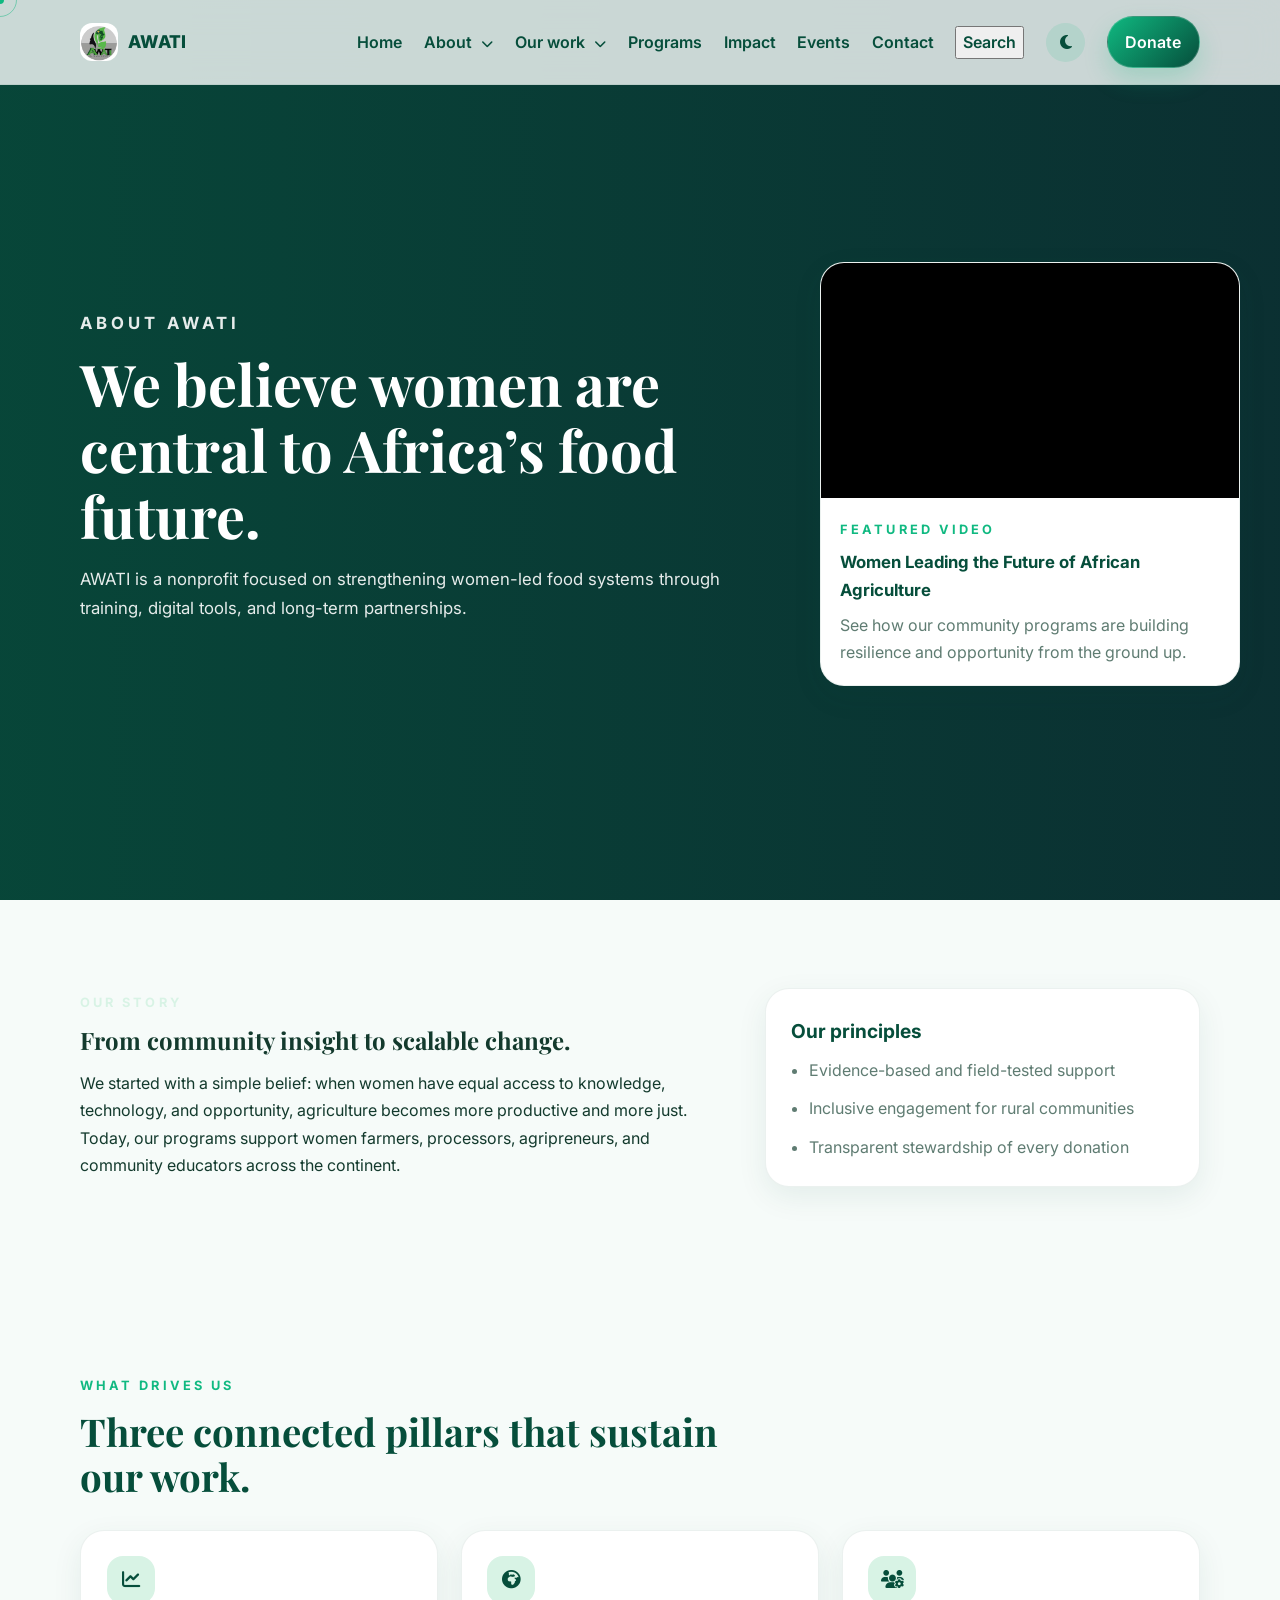
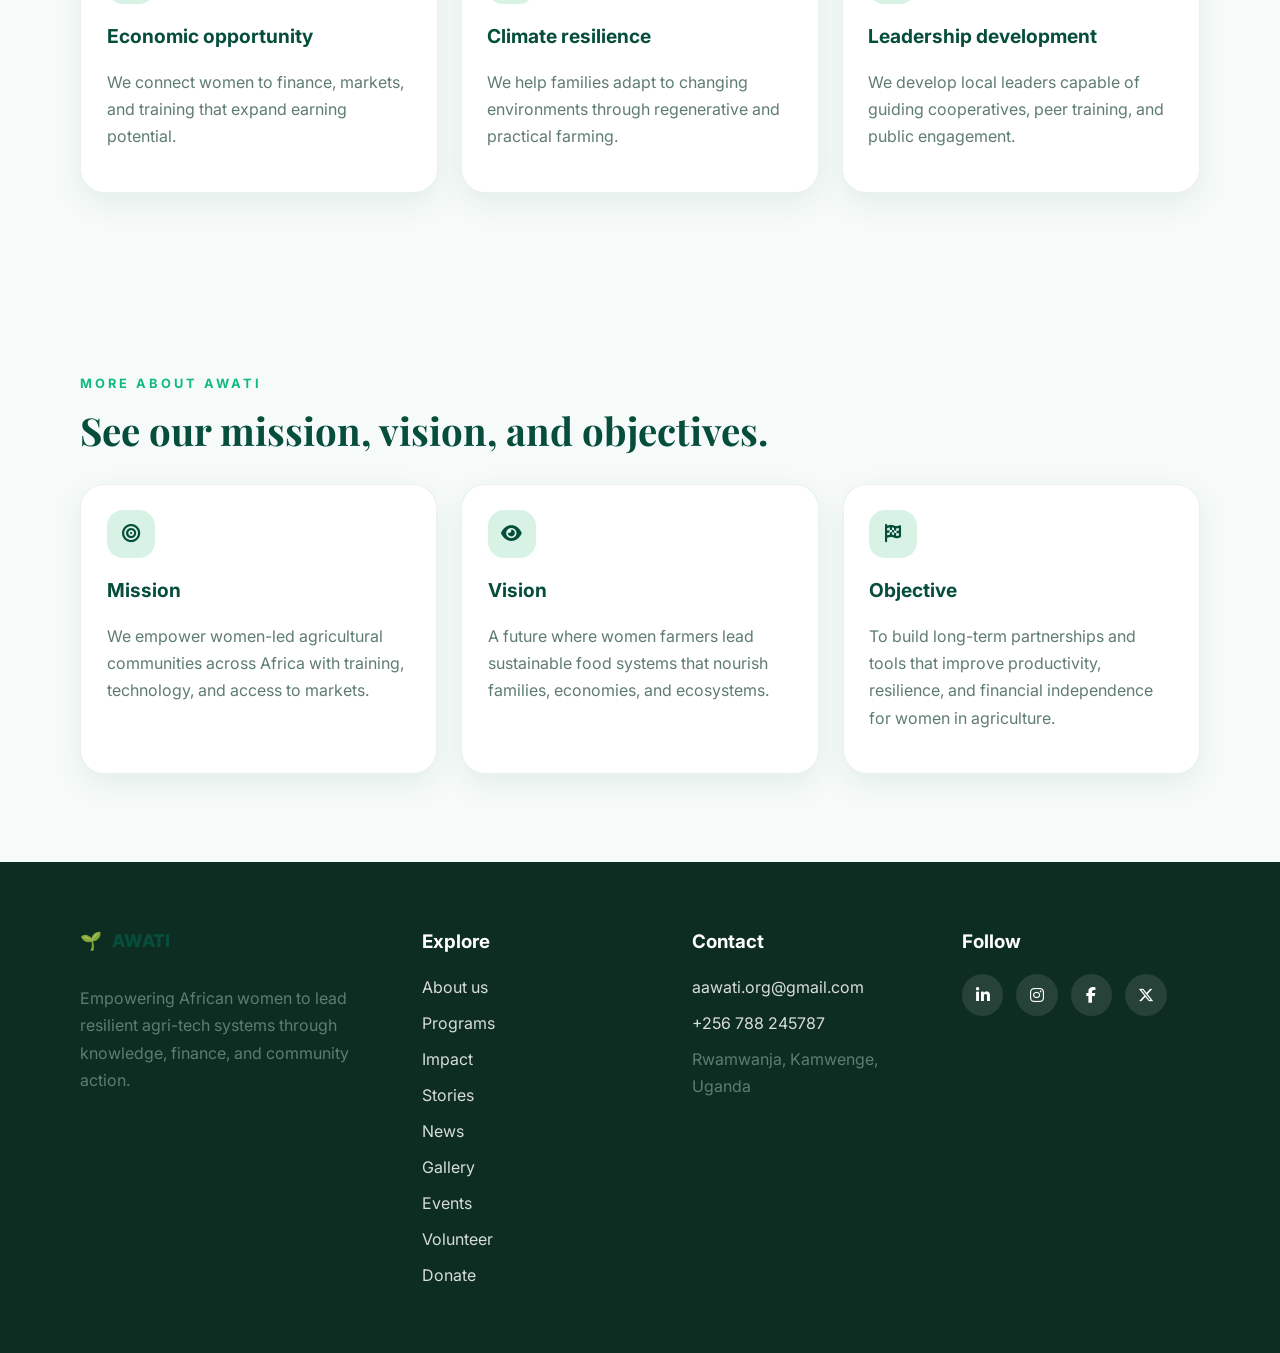
<file: about.html>
<!DOCTYPE html>
<html lang="en">
  <head>
    <meta charset="UTF-8" />
    <meta name="viewport" content="width=device-width, initial-scale=1.0" />
    <title>About AWATI | African Women Agri-Tech Initiative</title>
    <meta name="description" content="Learn how AWATI advances women-led agricultural innovation across Africa." />
    <link rel="preconnect" href="https://fonts.googleapis.com" />
    <link rel="preconnect" href="https://fonts.gstatic.com" crossorigin />
    <link
      href="https://fonts.googleapis.com/css2?family=Inter:wght@400;500;600;700;800&family=Playfair+Display:wght@600;700&display=swap"
      rel="stylesheet"
    />
    <link
      rel="stylesheet"
      href="https://cdnjs.cloudflare.com/ajax/libs/font-awesome/6.5.0/css/all.min.css"
      crossorigin="anonymous"
      referrerpolicy="no-referrer"
    />
    <link rel="stylesheet" href="styles.css" />
  </head>
  <body>
    <div class="cursor-dot" aria-hidden="true"></div>
    <div class="cursor-ring" aria-hidden="true"></div>
    <a class="skip-link" href="#main-content">Skip to content</a>

    <header class="site-header">
      <div class="container nav-shell">
        <a class="brand" href="index.html" aria-label="AWATI home">
          <img class="brand-logo" src="images/logo.jpg" alt="AWATI logo" />
          <span class="brand-text">AWATI</span>
        </a>

        <button class="menu-toggle" aria-label="Toggle navigation" aria-expanded="false">
          <span></span>
          <span></span>
          <span></span>
        </button>

        <nav class="site-nav" aria-label="Primary navigation">
          <a class="nav-link" href="index.html">Home</a>
          <div class="nav-item nav-item--dropdown">
            <a class="nav-link" href="about.html" aria-haspopup="true" aria-expanded="false">
              About
              <i class="fa-solid fa-chevron-down nav-chevron" aria-hidden="true"></i>
            </a>
            <div class="nav-dropdown" role="menu" aria-label="About quick links">
              <a class="nav-dropdown-link" href="about.html" role="menuitem">About us</a>
              <a class="nav-dropdown-link" href="team.html" role="menuitem">Our Team</a>
              <a class="nav-dropdown-link" href="about.html#mission" role="menuitem">Mission</a>
              <a class="nav-dropdown-link" href="about.html#vision" role="menuitem">Vision</a>
              <a class="nav-dropdown-link" href="about.html#objective" role="menuitem">Objective</a>
            </div>
          </div>
          <div class="nav-item nav-item--dropdown">
            <a class="nav-link" href="news.html" aria-haspopup="true" aria-expanded="false">
              Our work
              <i class="fa-solid fa-chevron-down nav-chevron" aria-hidden="true"></i>
            </a>
            <div class="nav-dropdown" role="menu" aria-label="Our work quick links">
              <a class="nav-dropdown-link" href="news.html" role="menuitem">News</a>
              <a class="nav-dropdown-link" href="gallery.html" role="menuitem">Gallery</a>
              <a class="nav-dropdown-link" href="stories.html" role="menuitem">Stories</a>
              <a class="nav-dropdown-link" href="volunteer.html" role="menuitem">Volunteer</a>
            </div>
          </div>
          <a class="nav-link" href="programs.html">Programs</a>
          <a class="nav-link" href="impact.html">Impact</a>
          <a class="nav-link" href="events.html">Events</a>
           <a class="nav-link" href="contact.html">Contact</a>
          <button class="search-toggle nav-link" type="button" aria-label="Search site">Search</button>
          <button class="theme-toggle" type="button" aria-label="Toggle color theme">
            <i class="fa-solid fa-moon"></i>
          </button>
          <a class="nav-link nav-link--donate" href="donate.html">Donate</a>
        </nav>
      </div>
    </header>

    <main id="main-content">
      <section class="hero hero-inner">
        <div class="hero-media hero-about" aria-hidden="true"></div>
        <div class="hero-overlay"></div>
        <div class="container hero-content hero-content--split">
          <div class="hero-copy narrow">
            <p class="eyebrow">About AWATI</p>
            <h1>We believe women are central to Africa’s food future.</h1>
            <p>
              AWATI is a nonprofit focused on strengthening women-led food systems through training,
              digital tools, and long-term partnerships.
            </p>
          </div>

          <article class="video-card hero-video-card">
            <div class="video-embed-wrapper">
              <iframe
                src="https://www.youtube.com/embed/YQHsXMglC9A?rel=0"
                title="Women Leading the Future of African Agriculture"
                loading="lazy"
                allow="accelerometer; autoplay; clipboard-write; encrypted-media; gyroscope; picture-in-picture"
                allowfullscreen
              ></iframe>
            </div>
            <div class="video-content">
              <p class="eyebrow">Featured video</p>
              <h3>Women Leading the Future of African Agriculture</h3>
              <p>See how our community programs are building resilience and opportunity from the ground up.</p>
            </div>
          </article>
        </div>
      </section>

      <section class="section">
        <div class="container split-layout">
          <div>
            <p class="eyebrow">Our story</p>
            <h2>From community insight to scalable change.</h2>
            <p>
              We started with a simple belief: when women have equal access to knowledge, technology,
              and opportunity, agriculture becomes more productive and more just. Today, our programs
              support women farmers, processors, agripreneurs, and community educators across the continent.
            </p>
          </div>
          <div class="panel-card">
            <h3>Our principles</h3>
            <ul class="check-list">
              <li>Evidence-based and field-tested support</li>
              <li>Inclusive engagement for rural communities</li>
              <li>Transparent stewardship of every donation</li>
            </ul>
          </div>
        </div>
      </section>

      <section class="section">
        <div class="container">
          <div class="section-heading">
            <p class="eyebrow">What drives us</p>
            <h2>Three connected pillars that sustain our work.</h2>
          </div>
          <div class="card-grid three-up">
            <article class="info-card">
              <div class="icon-badge"><i class="fa-solid fa-chart-line"></i></div>
              <h3>Economic opportunity</h3>
              <p>We connect women to finance, markets, and training that expand earning potential.</p>
            </article>
            <article class="info-card">
              <div class="icon-badge"><i class="fa-solid fa-earth-africa"></i></div>
              <h3>Climate resilience</h3>
              <p>We help families adapt to changing environments through regenerative and practical farming.</p>
            </article>
            <article class="info-card">
              <div class="icon-badge"><i class="fa-solid fa-users-gear"></i></div>
              <h3>Leadership development</h3>
              <p>We develop local leaders capable of guiding cooperatives, peer training, and public engagement.</p>
            </article>
          </div>
        </div>
      </section>

      <section class="section section--focus-grid">
        <div class="container">
          <div class="section-heading">
            <p class="eyebrow">More about AWATI</p>
            <h2>See our mission, vision, and objectives.</h2>
          </div>
          <div class="card-grid three-up">
            <article id="mission" class="info-card">
              <div class="icon-badge"><i class="fa-solid fa-bullseye"></i></div>
              <h3>Mission</h3>
              <p>We empower women-led agricultural communities across Africa with training, technology, and access to markets.</p>
            </article>
            <article id="vision" class="info-card">
              <div class="icon-badge"><i class="fa-solid fa-eye"></i></div>
              <h3>Vision</h3>
              <p>A future where women farmers lead sustainable food systems that nourish families, economies, and ecosystems.</p>
            </article>
            <article id="objective" class="info-card">
              <div class="icon-badge"><i class="fa-solid fa-flag-checkered"></i></div>
              <h3>Objective</h3>
              <p>To build long-term partnerships and tools that improve productivity, resilience, and financial independence for women in agriculture.</p>
            </article>
          </div>
        </div>
      </section>
    </main>

    <footer class="site-footer">
      <div class="container footer-grid">
        <div>
          <a class="brand footer-brand" href="index.html">
            <span class="brand-mark">🌱</span>
            <span class="brand-text">AWATI</span>
          </a>
          <p>Empowering African women to lead resilient agri-tech systems through knowledge, finance, and community action.</p>
        </div>
        <div>
          <h3>Explore</h3>
          <ul>
            <li><a href="about.html">About us</a></li>
            <li><a href="programs.html">Programs</a></li>
            <li><a href="impact.html">Impact</a></li>
            <li><a href="stories.html">Stories</a></li>
            <li><a href="news.html">News</a></li>
            <li><a href="gallery.html">Gallery</a></li>
            <li><a href="events.html">Events</a></li>
            <li><a href="volunteer.html">Volunteer</a></li>
            <li><a href="donate.html">Donate</a></li>
          </ul>
        </div>
        <div>
          <h3>Contact</h3>
          <ul>
            <li><a href="mailto:awati.org@gmail.com">aawati.org@gmail.com</a></li>
            <li><a href="tel:+256 788 245787">+256 788 245787</a></li>
            <li>Rwamwanja, Kamwenge, Uganda</li>
          </ul>
        </div>
        <div>
          <h3>Follow</h3>
          <div class="social-links">
            <a href="https://www.linkedin.com" target="_blank" rel="noreferrer" aria-label="LinkedIn"><i class="fa-brands fa-linkedin-in"></i></a>
            <a href="https://www.instagram.com" target="_blank" rel="noreferrer" aria-label="Instagram"><i class="fa-brands fa-instagram"></i></a>
            <a href="https://www.facebook.com" target="_blank" rel="noreferrer" aria-label="Facebook"><i class="fa-brands fa-facebook-f"></i></a>
            <a href="https://www.x.com" target="_blank" rel="noreferrer" aria-label="X"><i class="fa-brands fa-x-twitter"></i></a>
          </div>
        </div>
      </div>
    </footer>

    <script src="script.js"></script>
  </body>
</html>
</file>
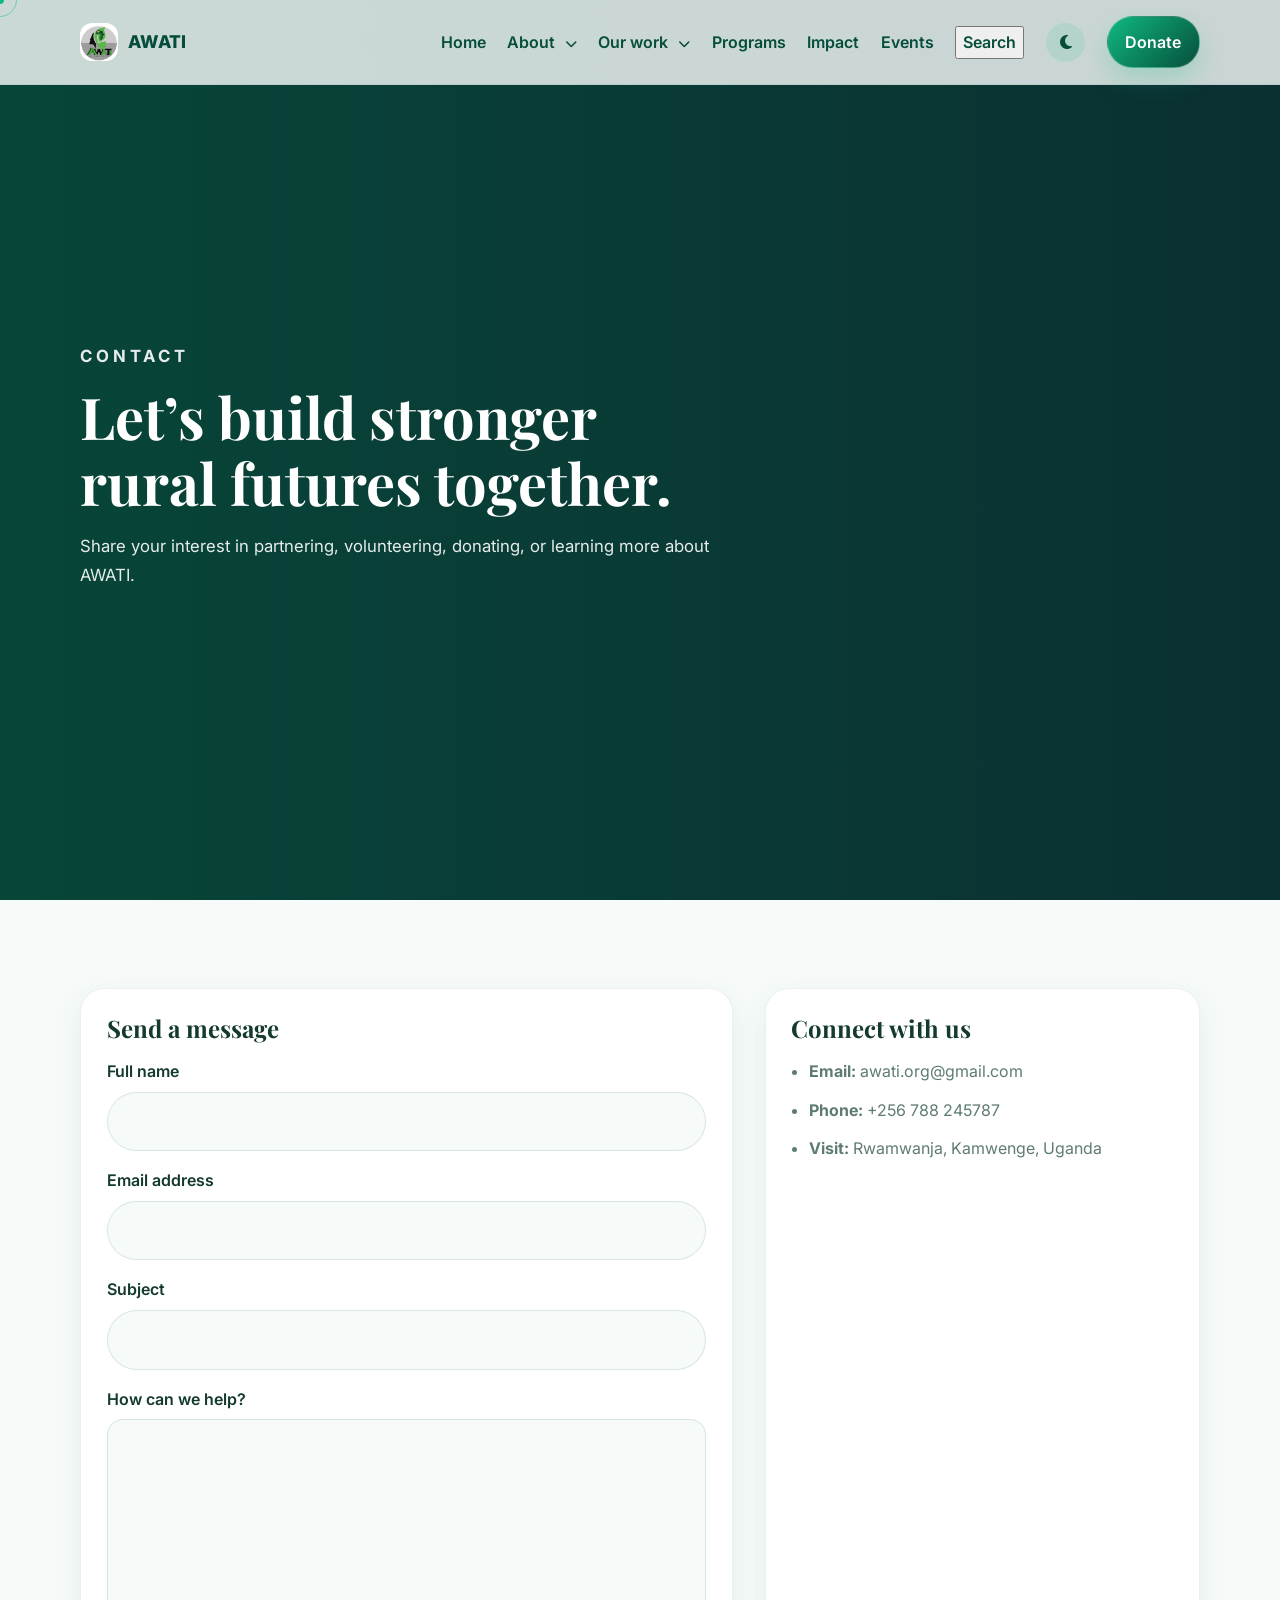
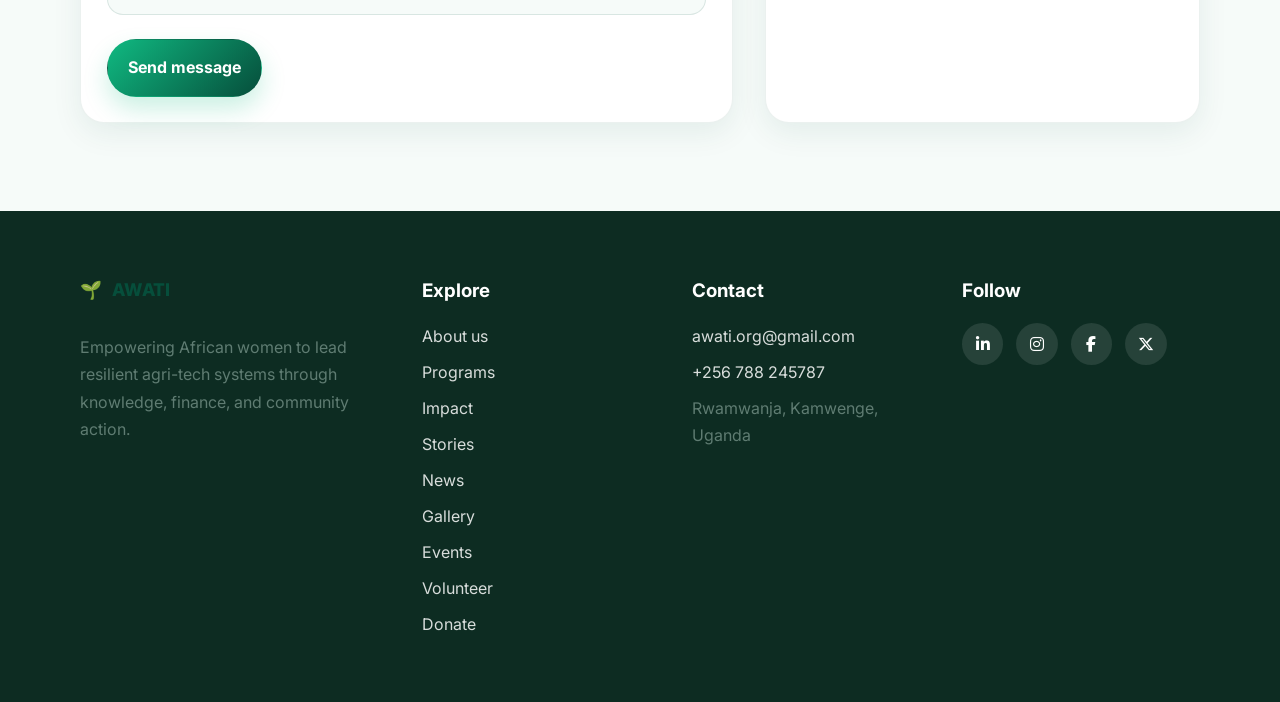
<file: contact.html>
<!DOCTYPE html>
<html lang="en">
  <head>
    <meta charset="UTF-8" />
    <meta name="viewport" content="width=device-width, initial-scale=1.0" />
    <title>Contact | AWATI</title>
    <meta name="description" content="Get in touch with AWATI to partner, volunteer, or support our work." />
    <link rel="preconnect" href="https://fonts.googleapis.com" />
    <link rel="preconnect" href="https://fonts.gstatic.com" crossorigin />
    <link
      href="https://fonts.googleapis.com/css2?family=Inter:wght@400;500;600;700;800&family=Playfair+Display:wght@600;700&display=swap"
      rel="stylesheet"
    />
    <link
      rel="stylesheet"
      href="https://cdnjs.cloudflare.com/ajax/libs/font-awesome/6.5.0/css/all.min.css"
      crossorigin="anonymous"
      referrerpolicy="no-referrer"
    />
    <link rel="stylesheet" href="styles.css" />
  </head>
  <body>
    <div class="cursor-dot" aria-hidden="true"></div>
    <div class="cursor-ring" aria-hidden="true"></div>
    <a class="skip-link" href="#main-content">Skip to content</a>

    <header class="site-header">
      <div class="container nav-shell">
        <a class="brand" href="index.html" aria-label="AWATI home">
          <img class="brand-logo" src="images/logo.jpg" alt="AWATI logo" />
          <span class="brand-text">AWATI</span>
        </a>

        <button class="menu-toggle" aria-label="Toggle navigation" aria-expanded="false">
          <span></span>
          <span></span>
          <span></span>
        </button>

        <nav class="site-nav" aria-label="Primary navigation">
          <a class="nav-link" href="index.html">Home</a>
          <div class="nav-item nav-item--dropdown">
            <a class="nav-link" href="about.html" aria-haspopup="true" aria-expanded="false">
              About
              <i class="fa-solid fa-chevron-down nav-chevron" aria-hidden="true"></i>
            </a>
            <div class="nav-dropdown" role="menu" aria-label="About quick links">
              <a class="nav-dropdown-link" href="about.html" role="menuitem">About us</a>
              <a class="nav-dropdown-link" href="team.html" role="menuitem">Our Team</a>
              <a class="nav-dropdown-link" href="about.html#mission" role="menuitem">Mission</a>
              <a class="nav-dropdown-link" href="about.html#vision" role="menuitem">Vision</a>
              <a class="nav-dropdown-link" href="about.html#objective" role="menuitem">Objective</a>
            </div>
          </div>
          <div class="nav-item nav-item--dropdown">
            <a class="nav-link" href="news.html" aria-haspopup="true" aria-expanded="false">
              Our work
              <i class="fa-solid fa-chevron-down nav-chevron" aria-hidden="true"></i>
            </a>
            <div class="nav-dropdown" role="menu" aria-label="Our work quick links">
              <a class="nav-dropdown-link" href="news.html" role="menuitem">News</a>
              <a class="nav-dropdown-link" href="gallery.html" role="menuitem">Gallery</a>
              <a class="nav-dropdown-link" href="stories.html" role="menuitem">Stories</a>
              <a class="nav-dropdown-link" href="volunteer.html" role="menuitem">Volunteer</a>
            </div>
          </div>
          <a class="nav-link" href="programs.html">Programs</a>
          <a class="nav-link" href="impact.html">Impact</a>
          <a class="nav-link" href="events.html">Events</a>
          <button class="search-toggle nav-link" type="button" aria-label="Search site">Search</button>
          <button class="theme-toggle" type="button" aria-label="Toggle color theme">
            <i class="fa-solid fa-moon"></i>
          </button>
          <a class="nav-link nav-link--donate" href="donate.html">Donate</a>
        </nav>
      </div>
    </header>

    <main id="main-content">
      <section class="hero hero-inner">
        <div class="hero-media hero-contact" aria-hidden="true"></div>
        <div class="hero-overlay"></div>
        <div class="container hero-content">
          <div class="hero-copy narrow">
            <p class="eyebrow">Contact</p>
            <h1>Let’s build stronger rural futures together.</h1>
            <p>Share your interest in partnering, volunteering, donating, or learning more about AWATI.</p>
          </div>
        </div>
      </section>

      <section class="section">
        <div class="container contact-layout">
          
         <form class="panel-card contact-form" data-form="contact" action="https://formspree.io/f/xeeyqgkd" method="POST">

    <h2>Send a message</h2>

    <div class="form-row">
        <label for="name">Full name</label>
        <input id="name" name="name" type="text" required>
    </div>

    <div class="form-row">
        <label for="email">Email address</label>
        <input id="email" name="_replyto" type="email" required>
    </div>

    <div class="form-row">
        <label for="subject">Subject</label>
        <input id="subject" name="subject" type="text" required>
    </div>

    <div class="form-row">
        <label for="message">How can we help?</label>
        <textarea id="message" name="message" rows="6" required></textarea>
    </div>

    <!-- Formspree settings -->
    <input type="hidden" name="_subject" value="New message from Awati website">

    <p class="form-message" aria-live="polite"></p>

    <button class="btn btn-primary" type="submit">
        Send message
    </button>

</form>

          <div class="panel-card contact-details">
            <h2>Connect with us</h2>
            <ul class="check-list">
              <li><strong>Email:</strong> <a href="mailto:awati.org@gmail.com">awati.org@gmail.com</a></li>
              <li><strong>Phone:</strong> <a href="tel:+256 788 245787">+256 788 245787</a></li>
              <li><strong>Visit:</strong> Rwamwanja, Kamwenge, Uganda</li>
            </ul>
            <div class="social-links large-links">
              <a href="https://www.linkedin.com" target="_blank" rel="noreferrer" aria-label="LinkedIn"><i class="fa-brands fa-linkedin-in"></i></a>
              <a href="https://www.instagram.com" target="_blank" rel="noreferrer" aria-label="Instagram"><i class="fa-brands fa-instagram"></i></a>
              <a href="https://www.facebook.com" target="_blank" rel="noreferrer" aria-label="Facebook"><i class="fa-brands fa-facebook-f"></i></a>
            </div>
          </div>
        </div>
      </section>
    </main>

    <footer class="site-footer">
      <div class="container footer-grid">
        <div>
          <a class="brand footer-brand" href="index.html">
            <span class="brand-mark">🌱</span>
            <span class="brand-text">AWATI</span>
          </a>
          <p>Empowering African women to lead resilient agri-tech systems through knowledge, finance, and community action.</p>
        </div>
        <div>
          <h3>Explore</h3>
          <ul>
            <li><a href="about.html">About us</a></li>
            <li><a href="programs.html">Programs</a></li>
            <li><a href="impact.html">Impact</a></li>
            <li><a href="stories.html">Stories</a></li>
            <li><a href="news.html">News</a></li>
            <li><a href="gallery.html">Gallery</a></li>
            <li><a href="events.html">Events</a></li>
            <li><a href="volunteer.html">Volunteer</a></li>
            <li><a href="donate.html">Donate</a></li>
          </ul>
        </div>
        <div>
          <h3>Contact</h3>
          <ul>
            <li><a href="mailto:awati.org@gmail.com">awati.org@gmail.com</a></li>
            <li><a href="tel:+256 788 245787">+256 788 245787</a></li>
            <li>Rwamwanja, Kamwenge, Uganda</li>
          </ul>
        </div>
        <div>
          <h3>Follow</h3>
          <div class="social-links">
            <a href="https://www.linkedin.com" target="_blank" rel="noreferrer" aria-label="LinkedIn"><i class="fa-brands fa-linkedin-in"></i></a>
            <a href="https://www.instagram.com" target="_blank" rel="noreferrer" aria-label="Instagram"><i class="fa-brands fa-instagram"></i></a>
            <a href="https://www.facebook.com" target="_blank" rel="noreferrer" aria-label="Facebook"><i class="fa-brands fa-facebook-f"></i></a>
            <a href="https://www.x.com" target="_blank" rel="noreferrer" aria-label="X"><i class="fa-brands fa-x-twitter"></i></a>
          </div>
        </div>
      </div>
    </footer>

    <script src="script.js"></script>
  </body>
</html>
</file>
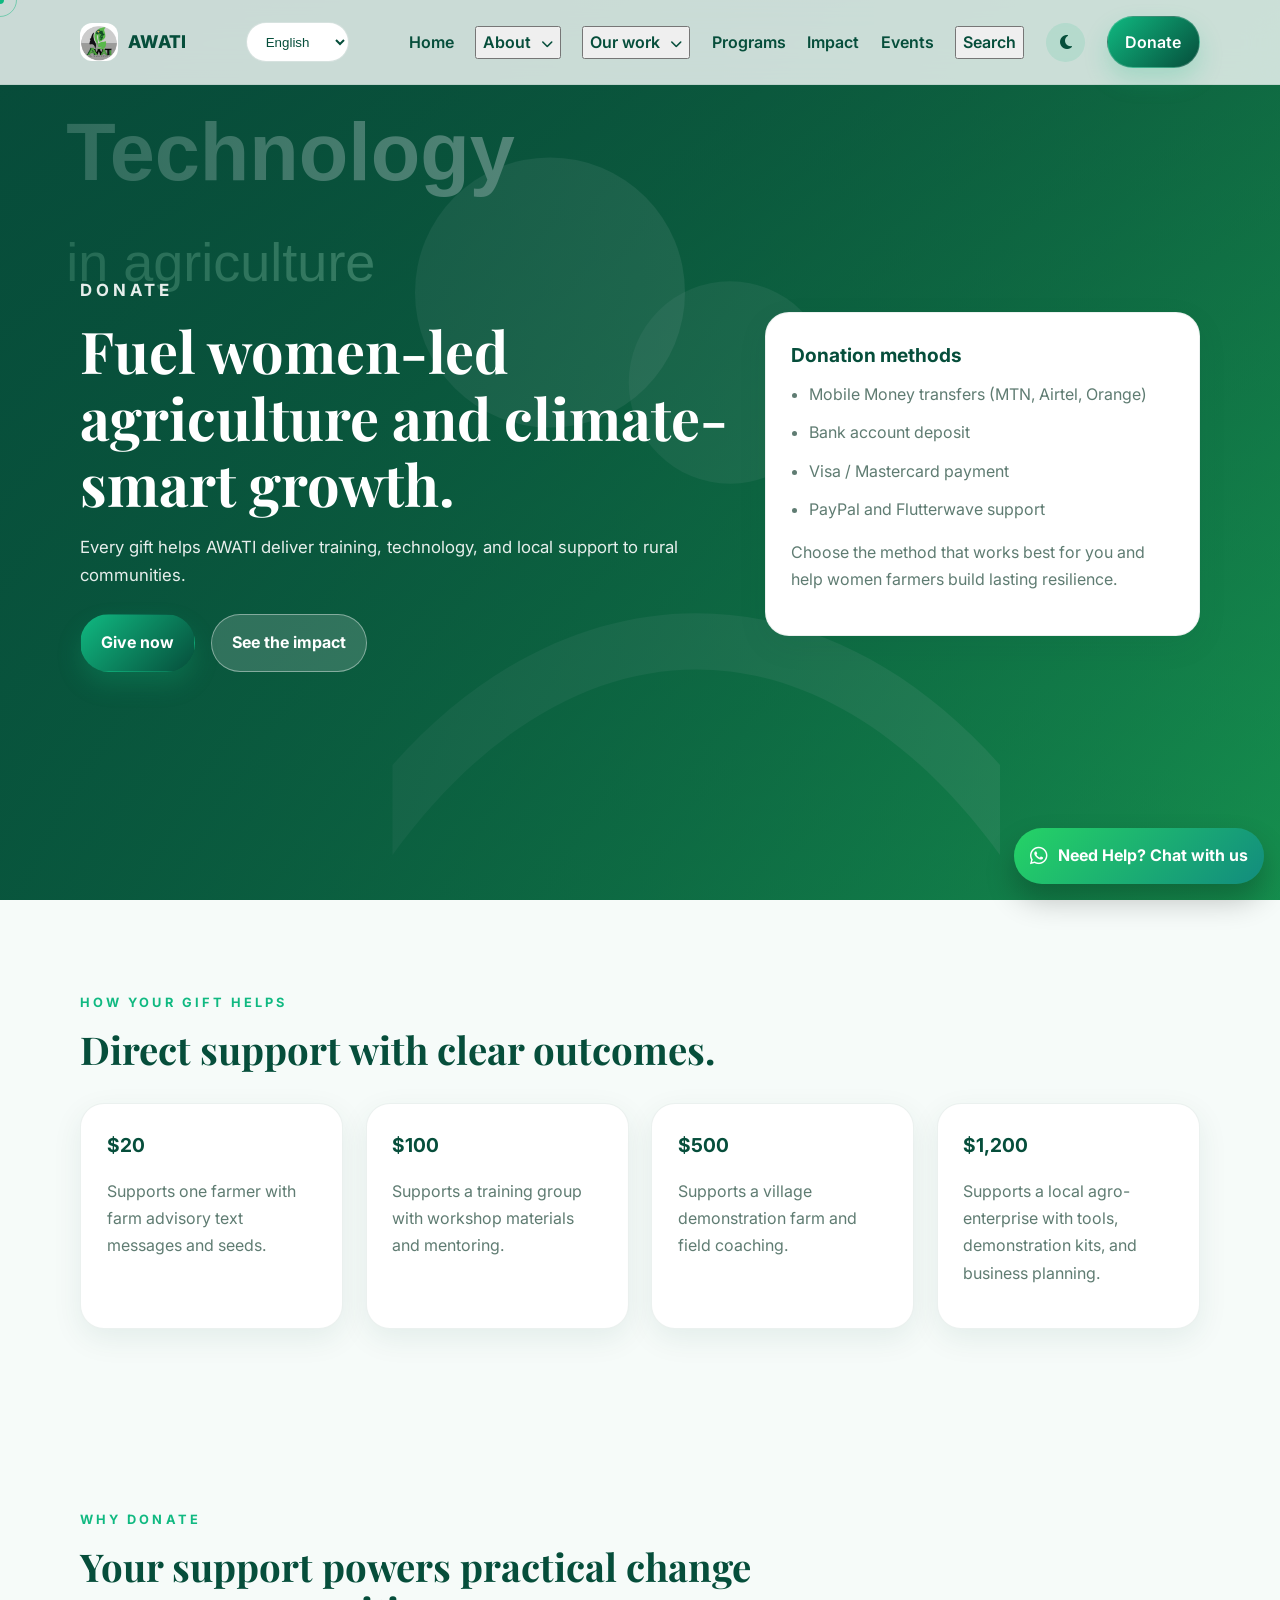
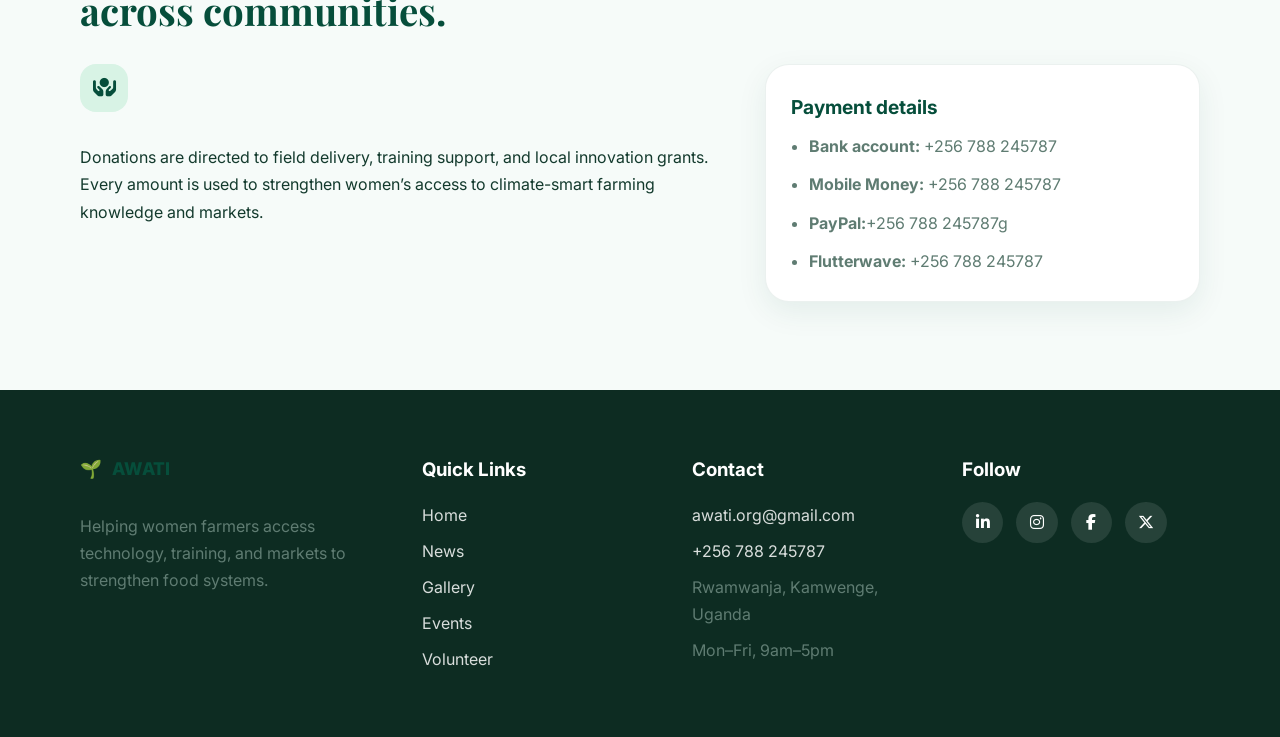
<file: donate.html>
<!DOCTYPE html>
<html lang="en">
  <head>
    <meta charset="UTF-8" />
    <meta name="viewport" content="width=device-width, initial-scale=1.0" />
    <title>Donate | AWATI</title>
    <meta name="description" content="Make a donation to support women farmers and climate-smart agriculture through AWATI." />
    <meta property="og:title" content="Donate | AWATI" />
    <meta property="og:description" content="Support AWATI with a gift that funds training, mobile services, and community agriculture support." />
    <meta property="og:type" content="website" />
    <link rel="canonical" href="https://awati.org/donate.html" />
    <link rel="preconnect" href="https://fonts.googleapis.com" />
    <link rel="preconnect" href="https://fonts.gstatic.com" crossorigin />
    <link
      href="https://fonts.googleapis.com/css2?family=Inter:wght@400;500;600;700;800&family=Playfair+Display:wght@600;700&display=swap"
      rel="stylesheet"
    />
    <link
      rel="stylesheet"
      href="https://cdnjs.cloudflare.com/ajax/libs/font-awesome/6.5.0/css/all.min.css"
      crossorigin="anonymous"
      referrerpolicy="no-referrer"
    />
    <link rel="stylesheet" href="styles.css" />
  </head>
  <body>
    <div class="cursor-dot" aria-hidden="true"></div>
    <div class="cursor-ring" aria-hidden="true"></div>
    <a class="skip-link" href="#main-content">Skip to content</a>

    <header class="site-header">
      <div class="container nav-shell">
        <a class="brand" href="index.html" aria-label="AWATI home">
          <img class="brand-logo" src="images/logo.jpg" alt="AWATI logo" />
          <span class="brand-text">AWATI</span>
        </a>
        <div class="lang-switch">
          <label class="sr-only" for="language-select">Select language</label>
          <select id="language-select" name="language" aria-label="Language selection">
            <option value="en">English</option>
            <option value="sw">Swahili</option>
            <option value="lg">Luganda</option>
          </select>
        </div>

        <button class="menu-toggle" aria-label="Toggle navigation" aria-expanded="false">
          <span></span>
          <span></span>
          <span></span>
        </button>

        <nav class="site-nav" aria-label="Primary navigation">
          <a class="nav-link" href="index.html">Home</a>
          <div class="nav-item nav-item--dropdown">
            <button class="nav-link" aria-haspopup="true" aria-expanded="false">About <i class="fa-solid fa-chevron-down nav-chevron" aria-hidden="true"></i></button>
            <div class="nav-dropdown" role="menu" aria-label="About quick links">
              <a class="nav-dropdown-link" href="about.html" role="menuitem">About us</a>
              <a class="nav-dropdown-link" href="team.html" role="menuitem">Our Team</a>
              <a class="nav-dropdown-link" href="about.html#mission" role="menuitem">Mission</a>
              <a class="nav-dropdown-link" href="about.html#vision" role="menuitem">Vision</a>
              <a class="nav-dropdown-link" href="about.html#objective" role="menuitem">Objective</a>
            </div>
          </div>
          <div class="nav-item nav-item--dropdown">
            <button class="nav-link" aria-haspopup="true" aria-expanded="false">Our work <i class="fa-solid fa-chevron-down nav-chevron" aria-hidden="true"></i></button>
            <div class="nav-dropdown" role="menu" aria-label="Our work quick links">
              <a class="nav-dropdown-link" href="news.html" role="menuitem">News</a>
              <a class="nav-dropdown-link" href="gallery.html" role="menuitem">Gallery</a>
              <a class="nav-dropdown-link" href="stories.html" role="menuitem">Stories</a>
              <a class="nav-dropdown-link" href="volunteer.html" role="menuitem">Volunteer</a>
            </div>
          </div>
          <a class="nav-link" href="programs.html">Programs</a>
          <a class="nav-link" href="impact.html">Impact</a>
          <a class="nav-link" href="events.html">Events</a>
          <button class="search-toggle nav-link" type="button" aria-label="Search site">Search</button>
          <button class="theme-toggle" type="button" aria-label="Toggle color theme">
            <i class="fa-solid fa-moon"></i>
          </button>
          <a class="nav-link nav-link--donate" href="donate.html">Donate</a>
        </nav>
      </div>
    </header>

    <main id="main-content">
      <section class="hero hero-inner hero-donate">
        <div class="hero-overlay"></div>
        <div class="container hero-content hero-content--split">
          <div class="hero-copy narrow">
            <p class="eyebrow">Donate</p>
            <h1>Fuel women-led agriculture and climate-smart growth.</h1>
            <p>Every gift helps AWATI deliver training, technology, and local support to rural communities.</p>
            <div class="hero-actions">
              <a class="btn btn-primary" href="#giving-options">Give now</a>
              <a class="btn btn-secondary" href="#how-it-helps">See the impact</a>
            </div>
          </div>
          <div class="panel-card donation-highlights">
            <h3>Donation methods</h3>
            <ul class="check-list">
              <li>Mobile Money transfers (MTN, Airtel, Orange)</li>
              <li>Bank account deposit</li>
              <li>Visa / Mastercard payment</li>
              <li>PayPal and Flutterwave support</li>
            </ul>
            <p>Choose the method that works best for you and help women farmers build lasting resilience.</p>
          </div>
        </div>
      </section>

      <section id="giving-options" class="section">
        <div class="container">
          <div class="section-heading">
            <p class="eyebrow">How your gift helps</p>
            <h2>Direct support with clear outcomes.</h2>
          </div>
          <div class="card-grid four-up">
            <article class="info-card donation-card">
              <h3>$20</h3>
              <p>Supports one farmer with farm advisory text messages and seeds.</p>
            </article>
            <article class="info-card donation-card">
              <h3>$100</h3>
              <p>Supports a training group with workshop materials and mentoring.</p>
            </article>
            <article class="info-card donation-card">
              <h3>$500</h3>
              <p>Supports a village demonstration farm and field coaching.</p>
            </article>
            <article class="info-card donation-card">
              <h3>$1,200</h3>
              <p>Supports a local agro-enterprise with tools, demonstration kits, and business planning.</p>
            </article>
          </div>
        </div>
      </section>

      <section id="how-it-helps" class="section partner-section">
        <div class="container">
          <div class="section-heading">
            <p class="eyebrow">Why donate</p>
            <h2>Your support powers practical change across communities.</h2>
          </div>
          <div class="split-layout">
            <div>
              <div class="icon-badge"><i class="fa-solid fa-hands-holding-circle"></i></div>
              <p>Donations are directed to field delivery, training support, and local innovation grants. Every amount is used to strengthen women’s access to climate-smart farming knowledge and markets.</p>
            </div>
            <div class="panel-card">
              <h3>Payment details</h3>
              <ul class="check-list">
                <li><strong>Bank account:</strong> +256 788 245787</li>
                <li><strong>Mobile Money:</strong> +256 788 245787</li>
                <li><strong>PayPal:</strong>+256 788 245787g</li>
                <li><strong>Flutterwave:</strong> +256 788 245787</li>
              </ul>
            </div>
          </div>
        </div>
      </section>
    </main>

    <a class="floating-whatsapp" href="https://wa.me/+256 788 245787" target="_blank" rel="noreferrer" aria-label="Chat with us on WhatsApp">
      <i class="fa-brands fa-whatsapp"></i>
      <span>Need Help? Chat with us</span>
    </a>

    <footer class="site-footer">
      <div class="container footer-grid">
        <div>
          <a class="brand footer-brand" href="index.html">
            <span class="brand-mark">🌱</span>
            <span class="brand-text">AWATI</span>
          </a>
          <p>Helping women farmers access technology, training, and markets to strengthen food systems.</p>
        </div>
        <div>
          <h3>Quick Links</h3>
          <ul>
            <li><a href="index.html">Home</a></li>
            <li><a href="news.html">News</a></li>
            <li><a href="gallery.html">Gallery</a></li>
            <li><a href="events.html">Events</a></li>
            <li><a href="volunteer.html">Volunteer</a></li>
          </ul>
        </div>
        <div>
          <h3>Contact</h3>
          <ul>
            <li><a href="mailto:awati.org@gmail.com">awati.org@gmail.com</a></li>
            <li><a href="tel:+256 788 245787">+256 788 245787</a></li>
            <li>Rwamwanja, Kamwenge, Uganda</li>
            <li>Mon–Fri, 9am–5pm</li>
          </ul>
        </div>
        <div>
          <h3>Follow</h3>
          <div class="social-links">
            <a href="https://www.linkedin.com" target="_blank" rel="noreferrer" aria-label="LinkedIn"><i class="fa-brands fa-linkedin-in"></i></a>
            <a href="https://www.instagram.com" target="_blank" rel="noreferrer" aria-label="Instagram"><i class="fa-brands fa-instagram"></i></a>
            <a href="https://www.facebook.com" target="_blank" rel="noreferrer" aria-label="Facebook"><i class="fa-brands fa-facebook-f"></i></a>
            <a href="https://www.x.com" target="_blank" rel="noreferrer" aria-label="X"><i class="fa-brands fa-x-twitter"></i></a>
          </div>
        </div>
      </div>
    </footer>

    <script src="script.js"></script>
  </body>
</html>
</file>
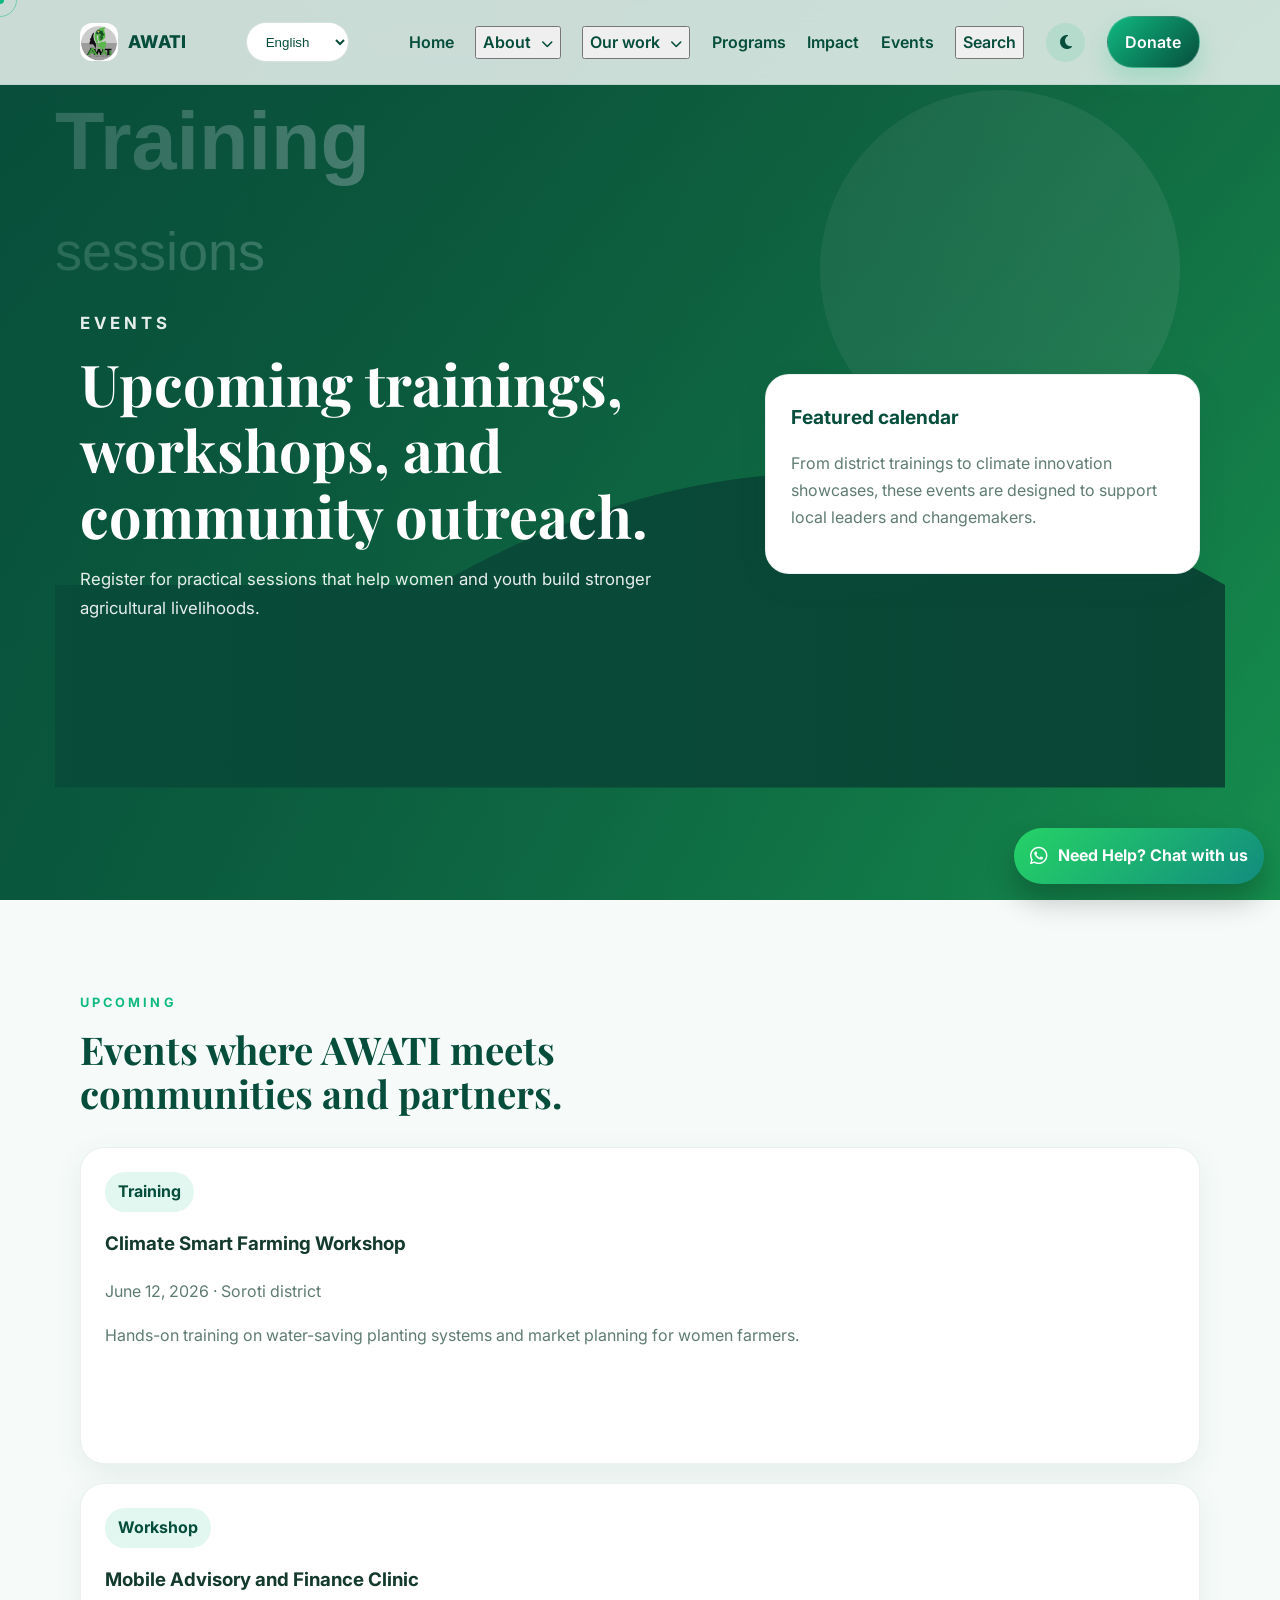
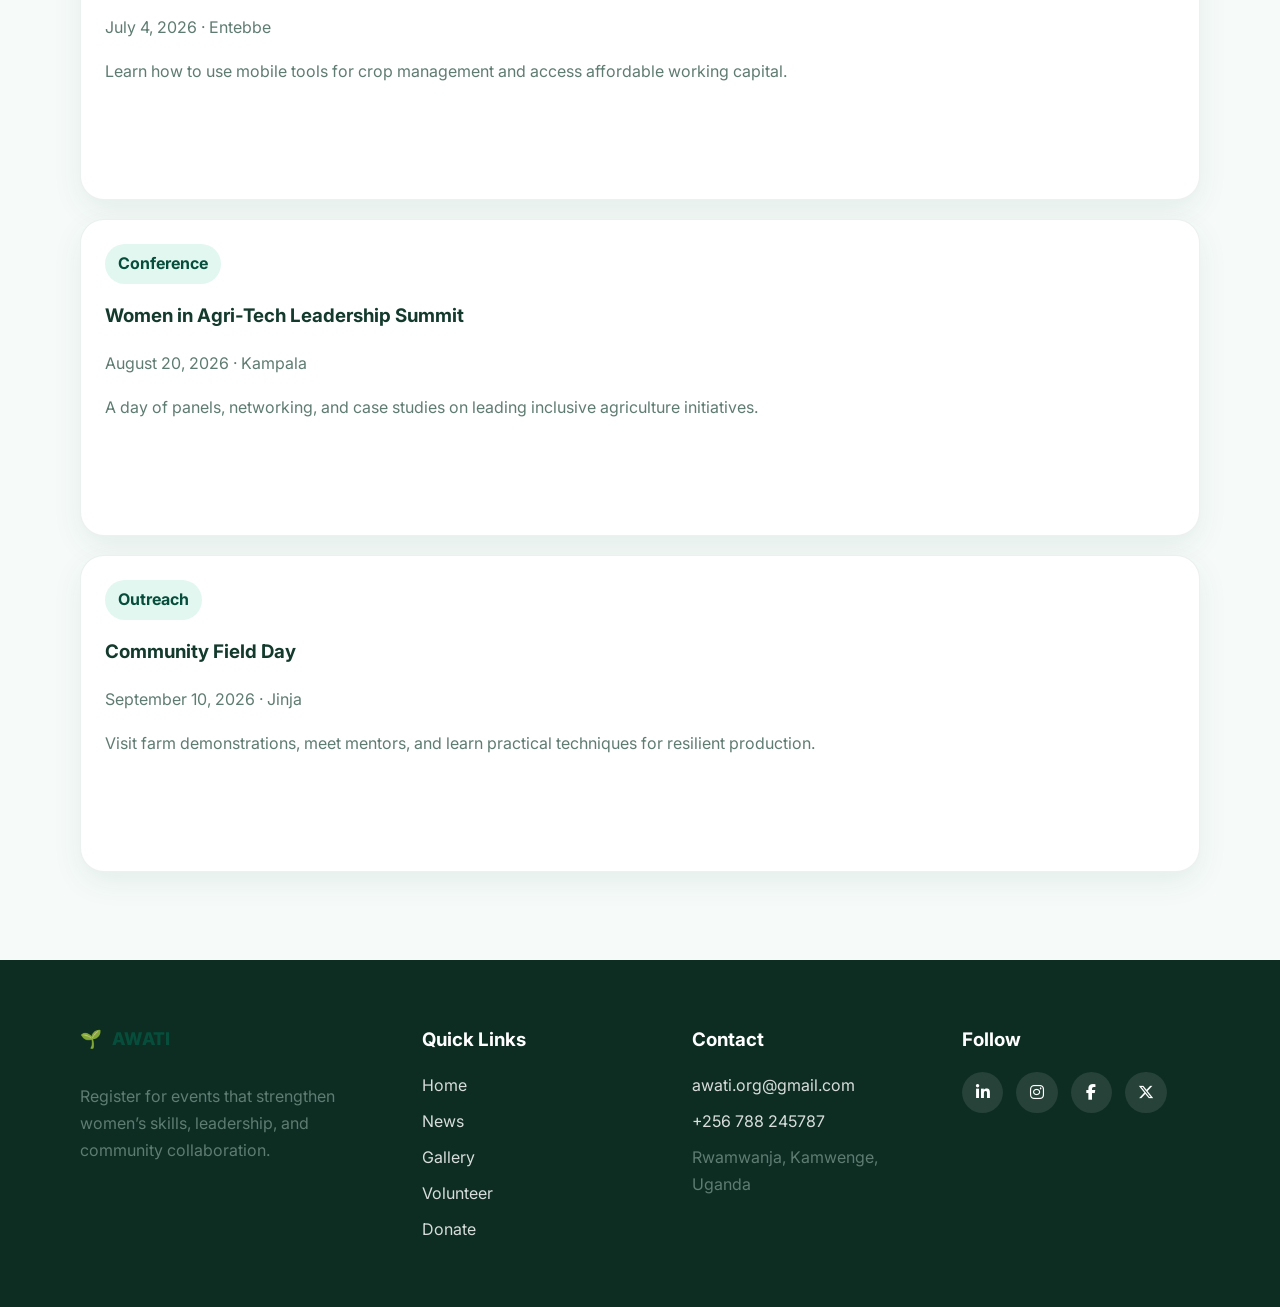
<file: events.html>
<!DOCTYPE html>
<html lang="en">
  <head>
    <meta charset="UTF-8" />
    <meta name="viewport" content="width=device-width, initial-scale=1.0" />
    <title>Events | AWATI</title>
    <meta name="description" content="Discover upcoming trainings, workshops, conferences and community outreach events with AWATI." />
    <meta property="og:title" content="Events | AWATI" />
    <meta property="og:description" content="See upcoming AWATI calendar events and register for trainings, workshops, conferences, and outreach." />
    <meta property="og:type" content="website" />
    <link rel="canonical" href="https://awati.org/events.html" />
    <link rel="preconnect" href="https://fonts.googleapis.com" />
    <link rel="preconnect" href="https://fonts.gstatic.com" crossorigin />
    <link
      href="https://fonts.googleapis.com/css2?family=Inter:wght@400;500;600;700;800&family=Playfair+Display:wght@600;700&display=swap"
      rel="stylesheet"
    />
    <link
      rel="stylesheet"
      href="https://cdnjs.cloudflare.com/ajax/libs/font-awesome/6.5.0/css/all.min.css"
      crossorigin="anonymous"
      referrerpolicy="no-referrer"
    />
    <link rel="stylesheet" href="styles.css" />
  </head>
  <body>
    <div class="cursor-dot" aria-hidden="true"></div>
    <div class="cursor-ring" aria-hidden="true"></div>
    <a class="skip-link" href="#main-content">Skip to content</a>

    <header class="site-header">
      <div class="container nav-shell">
        <a class="brand" href="index.html" aria-label="AWATI home">
          <img class="brand-logo" src="images/logo.jpg" alt="AWATI logo" />
          <span class="brand-text">AWATI</span>
        </a>
        <div class="lang-switch">
          <label class="sr-only" for="language-select">Select language</label>
          <select id="language-select" name="language" aria-label="Language selection">
            <option value="en">English</option>
            <option value="sw">Swahili</option>
            <option value="lg">Luganda</option>
          </select>
        </div>

        <button class="menu-toggle" aria-label="Toggle navigation" aria-expanded="false">
          <span></span>
          <span></span>
          <span></span>
        </button>

        <nav class="site-nav" aria-label="Primary navigation">
          <a class="nav-link" href="index.html">Home</a>
          <div class="nav-item nav-item--dropdown">
            <button class="nav-link" aria-haspopup="true" aria-expanded="false">About <i class="fa-solid fa-chevron-down nav-chevron" aria-hidden="true"></i></button>
            <div class="nav-dropdown" role="menu" aria-label="About quick links">
              <a class="nav-dropdown-link" href="about.html" role="menuitem">About us</a>
              <a class="nav-dropdown-link" href="team.html" role="menuitem">Our Team</a>
              <a class="nav-dropdown-link" href="about.html#mission" role="menuitem">Mission</a>
              <a class="nav-dropdown-link" href="about.html#vision" role="menuitem">Vision</a>
              <a class="nav-dropdown-link" href="about.html#objective" role="menuitem">Objective</a>
            </div>
          </div>
          <div class="nav-item nav-item--dropdown">
            <button class="nav-link" aria-haspopup="true" aria-expanded="false">Our work <i class="fa-solid fa-chevron-down nav-chevron" aria-hidden="true"></i></button>
            <div class="nav-dropdown" role="menu" aria-label="Our work quick links">
              <a class="nav-dropdown-link" href="news.html" role="menuitem">News</a>
              <a class="nav-dropdown-link" href="gallery.html" role="menuitem">Gallery</a>
              <a class="nav-dropdown-link" href="stories.html" role="menuitem">Stories</a>
              <a class="nav-dropdown-link" href="volunteer.html" role="menuitem">Volunteer</a>
            </div>
          </div>
          <a class="nav-link" href="programs.html">Programs</a>
          <a class="nav-link" href="impact.html">Impact</a>
          <a class="nav-link" href="events.html">Events</a>
          <button class="search-toggle nav-link" type="button" aria-label="Search site">Search</button>
          <button class="theme-toggle" type="button" aria-label="Toggle color theme">
            <i class="fa-solid fa-moon"></i>
          </button>
          <a class="nav-link nav-link--donate" href="donate.html">Donate</a>
        </nav>
      </div>
    </header>

    <main id="main-content">
      <section class="hero hero-inner hero-events">
        <div class="hero-overlay"></div>
        <div class="container hero-content hero-content--split">
          <div class="hero-copy narrow">
            <p class="eyebrow">Events</p>
            <h1>Upcoming trainings, workshops, and community outreach.</h1>
            <p>Register for practical sessions that help women and youth build stronger agricultural livelihoods.</p>
          </div>
          <div class="panel-card">
            <h3>Featured calendar</h3>
            <p>From district trainings to climate innovation showcases, these events are designed to support local leaders and changemakers.</p>
          </div>
        </div>
      </section>

      <section class="section event-section">
        <div class="container">
          <div class="section-heading">
            <p class="eyebrow">Upcoming</p>
            <h2>Events where AWATI meets communities and partners.</h2>
          </div>
          <div class="event-list">
            <article class="event-card">
              <span class="event-tag">Training</span>
              <h3>Climate Smart Farming Workshop</h3>
              <p>June 12, 2026 · Soroti district</p>
              <p>Hands-on training on water-saving planting systems and market planning for women farmers.</p>
              <a class="btn btn-secondary" href="#">Register</a>
            </article>
            <article class="event-card">
              <span class="event-tag">Workshop</span>
              <h3>Mobile Advisory and Finance Clinic</h3>
              <p>July 4, 2026 · Entebbe</p>
              <p>Learn how to use mobile tools for crop management and access affordable working capital.</p>
              <a class="btn btn-secondary" href="#">Register</a>
            </article>
            <article class="event-card">
              <span class="event-tag">Conference</span>
              <h3>Women in Agri-Tech Leadership Summit</h3>
              <p>August 20, 2026 · Kampala</p>
              <p>A day of panels, networking, and case studies on leading inclusive agriculture initiatives.</p>
              <a class="btn btn-secondary" href="#">Register</a>
            </article>
            <article class="event-card">
              <span class="event-tag">Outreach</span>
              <h3>Community Field Day</h3>
              <p>September 10, 2026 · Jinja</p>
              <p>Visit farm demonstrations, meet mentors, and learn practical techniques for resilient production.</p>
              <a class="btn btn-secondary" href="#">Register</a>
            </article>
          </div>
        </div>
      </section>
    </main>

    <a class="floating-whatsapp" href="https://wa.me/233201234567" target="_blank" rel="noreferrer" aria-label="Chat with us on WhatsApp">
      <i class="fa-brands fa-whatsapp"></i>
      <span>Need Help? Chat with us</span>
    </a>

    <footer class="site-footer">
      <div class="container footer-grid">
        <div>
          <a class="brand footer-brand" href="index.html">
            <span class="brand-mark">🌱</span>
            <span class="brand-text">AWATI</span>
          </a>
          <p>Register for events that strengthen women’s skills, leadership, and community collaboration.</p>
        </div>
        <div>
          <h3>Quick Links</h3>
          <ul>
            <li><a href="index.html">Home</a></li>
            <li><a href="news.html">News</a></li>
            <li><a href="gallery.html">Gallery</a></li>
            <li><a href="volunteer.html">Volunteer</a></li>
            <li><a href="donate.html">Donate</a></li>
          </ul>
        </div>
        <div>
          <h3>Contact</h3>
          <ul>
            <li><a href="mailto: awati.org@gmail.com">awati.org@gmail.com</a></li>
            <li><a href="tel:+256 788 245787">+256 788 245787</a></li>
            <li>Rwamwanja, Kamwenge, Uganda</li>
           
          </ul>
        </div>
        <div>
          <h3>Follow</h3>
          <div class="social-links">
            <a href="https://www.linkedin.com" target="_blank" rel="noreferrer" aria-label="LinkedIn"><i class="fa-brands fa-linkedin-in"></i></a>
            <a href="https://www.instagram.com" target="_blank" rel="noreferrer" aria-label="Instagram"><i class="fa-brands fa-instagram"></i></a>
            <a href="https://www.facebook.com" target="_blank" rel="noreferrer" aria-label="Facebook"><i class="fa-brands fa-facebook-f"></i></a>
            <a href="https://www.x.com" target="_blank" rel="noreferrer" aria-label="X"><i class="fa-brands fa-x-twitter"></i></a>
          </div>
        </div>
      </div>
    </footer>

    <script src="script.js"></script>
  </body>
</html>
</file>
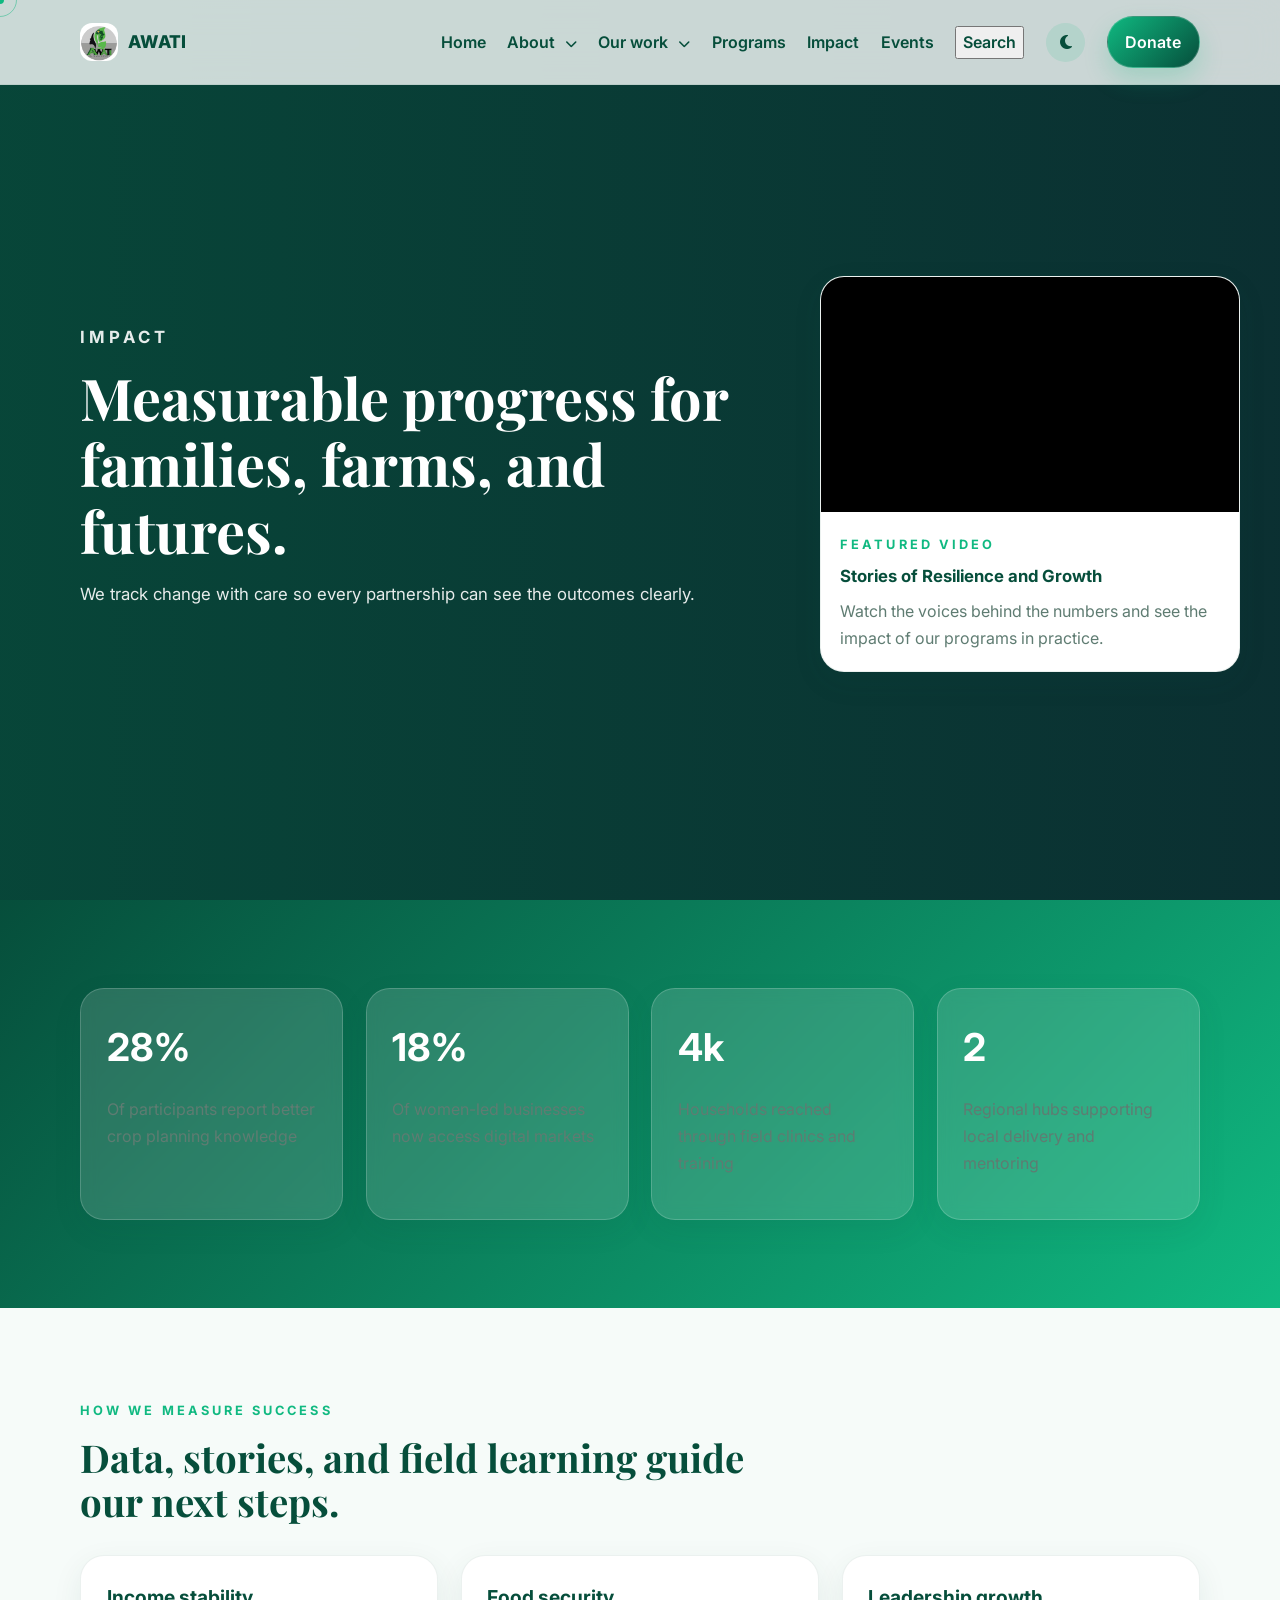
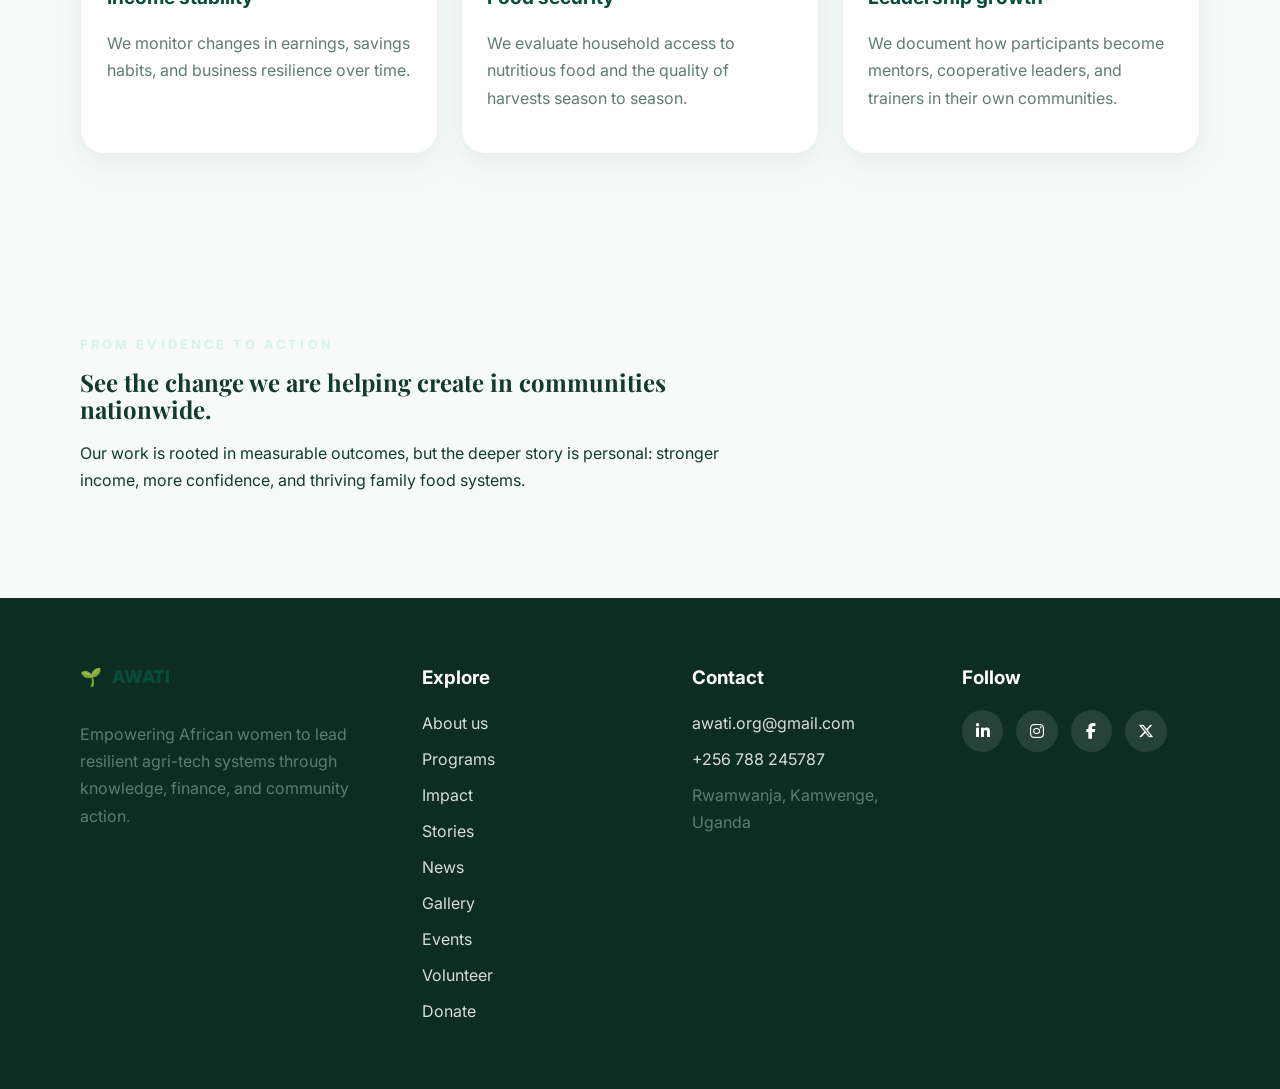
<file: impact.html>
<!DOCTYPE html>
<html lang="en">
  <head>
    <meta charset="UTF-8" />
    <meta name="viewport" content="width=device-width, initial-scale=1.0" />
    <title>Impact | AWATI</title>
    <meta name="description" content="See the measurable impact AWATI is creating for women farmers and communities." />
    <link rel="preconnect" href="https://fonts.googleapis.com" />
    <link rel="preconnect" href="https://fonts.gstatic.com" crossorigin />
    <link
      href="https://fonts.googleapis.com/css2?family=Inter:wght@400;500;600;700;800&family=Playfair+Display:wght@600;700&display=swap"
      rel="stylesheet"
    />
    <link
      rel="stylesheet"
      href="https://cdnjs.cloudflare.com/ajax/libs/font-awesome/6.5.0/css/all.min.css"
      crossorigin="anonymous"
      referrerpolicy="no-referrer"
    />
    <link rel="stylesheet" href="styles.css" />
  </head>
  <body>
    <div class="cursor-dot" aria-hidden="true"></div>
    <div class="cursor-ring" aria-hidden="true"></div>
    <a class="skip-link" href="#main-content">Skip to content</a>

    <header class="site-header">
      <div class="container nav-shell">
        <a class="brand" href="index.html" aria-label="AWATI home">
          <img class="brand-logo" src="images/logo.jpg" alt="AWATI logo" />
          <span class="brand-text">AWATI</span>
        </a>

        <button class="menu-toggle" aria-label="Toggle navigation" aria-expanded="false">
          <span></span>
          <span></span>
          <span></span>
        </button>

        <nav class="site-nav" aria-label="Primary navigation">
          <a class="nav-link" href="index.html">Home</a>
          <div class="nav-item nav-item--dropdown">
            <a class="nav-link" href="about.html" aria-haspopup="true" aria-expanded="false">
              About
              <i class="fa-solid fa-chevron-down nav-chevron" aria-hidden="true"></i>
            </a>
            <div class="nav-dropdown" role="menu" aria-label="About quick links">
              <a class="nav-dropdown-link" href="about.html" role="menuitem">About us</a>
              <a class="nav-dropdown-link" href="team.html" role="menuitem">Our Team</a>
              <a class="nav-dropdown-link" href="about.html#mission" role="menuitem">Mission</a>
              <a class="nav-dropdown-link" href="about.html#vision" role="menuitem">Vision</a>
              <a class="nav-dropdown-link" href="about.html#objective" role="menuitem">Objective</a>
            </div>
          </div>
          <div class="nav-item nav-item--dropdown">
            <a class="nav-link" href="news.html" aria-haspopup="true" aria-expanded="false">
              Our work
              <i class="fa-solid fa-chevron-down nav-chevron" aria-hidden="true"></i>
            </a>
            <div class="nav-dropdown" role="menu" aria-label="Our work quick links">
              <a class="nav-dropdown-link" href="news.html" role="menuitem">News</a>
              <a class="nav-dropdown-link" href="gallery.html" role="menuitem">Gallery</a>
              <a class="nav-dropdown-link" href="stories.html" role="menuitem">Stories</a>
              <a class="nav-dropdown-link" href="volunteer.html" role="menuitem">Volunteer</a>
            </div>
          </div>
          <a class="nav-link" href="programs.html">Programs</a>
          <a class="nav-link" href="impact.html">Impact</a>
          <a class="nav-link" href="events.html">Events</a>
          <button class="search-toggle nav-link" type="button" aria-label="Search site">Search</button>
          <button class="theme-toggle" type="button" aria-label="Toggle color theme">
            <i class="fa-solid fa-moon"></i>
          </button>
          <a class="nav-link nav-link--donate" href="donate.html">Donate</a>
        </nav>
      </div>
    </header>

    <main id="main-content">
      <section class="hero hero-inner">
        <div class="hero-media hero-impact" aria-hidden="true"></div>
        <div class="hero-overlay"></div>
        <div class="container hero-content hero-content--split">
          <div class="hero-copy narrow">
            <p class="eyebrow">Impact</p>
            <h1>Measurable progress for families, farms, and futures.</h1>
            <p>We track change with care so every partnership can see the outcomes clearly.</p>
          </div>

          <article class="video-card hero-video-card">
            <div class="video-embed-wrapper">
              <iframe
                src="https://www.youtube.com/embed/YQHsXMglC9A?rel=0"
                title="Stories of Resilience and Growth"
                loading="lazy"
                allow="accelerometer; autoplay; clipboard-write; encrypted-media; gyroscope; picture-in-picture"
                allowfullscreen
              ></iframe>
            </div>
            <div class="video-content">
              <p class="eyebrow">Featured video</p>
              <h3>Stories of Resilience and Growth</h3>
              <p>Watch the voices behind the numbers and see the impact of our programs in practice.</p>
            </div>
          </article>
        </div>
      </section>

      <section class="section stats-section">
        <div class="container">
          <div class="card-grid four-up">
            <article class="stat-card">
              <h3 data-count="92" data-suffix="%">0</h3>
              <p>Of participants report better crop planning knowledge</p>
            </article>
            <article class="stat-card">
              <h3 data-count="61" data-suffix="%">0</h3>
              <p>Of women-led businesses now access digital markets</p>
            </article>
            <article class="stat-card">
              <h3 data-count="14" data-suffix="k">0</h3>
              <p>Households reached through field clinics and training</p>
            </article>
            <article class="stat-card">
              <h3 data-count="8" data-suffix="">0</h3>
              <p>Regional hubs supporting local delivery and mentoring</p>
            </article>
          </div>
        </div>
      </section>

      <section class="section">
        <div class="container">
          <div class="section-heading">
            <p class="eyebrow">How we measure success</p>
            <h2>Data, stories, and field learning guide our next steps.</h2>
          </div>
          <div class="card-grid three-up">
            <article class="info-card">
              <h3>Income stability</h3>
              <p>We monitor changes in earnings, savings habits, and business resilience over time.</p>
            </article>
            <article class="info-card">
              <h3>Food security</h3>
              <p>We evaluate household access to nutritious food and the quality of harvests season to season.</p>
            </article>
            <article class="info-card">
              <h3>Leadership growth</h3>
              <p>We document how participants become mentors, cooperative leaders, and trainers in their own communities.</p>
            </article>
          </div>
        </div>
      </section>
    </main>

    <section class="section">
      <div class="container split-layout">
        <div>
          <p class="eyebrow">From evidence to action</p>
          <h2>See the change we are helping create in communities nationwide.</h2>
          <p>
            Our work is rooted in measurable outcomes, but the deeper story is personal: stronger income,
            more confidence, and thriving family food systems.
          </p>
        </div>
      </div>
    </section>

    <footer class="site-footer">
      <div class="container footer-grid">
        <div>
          <a class="brand footer-brand" href="index.html">
            <span class="brand-mark">🌱</span>
            <span class="brand-text">AWATI</span>
          </a>
          <p>Empowering African women to lead resilient agri-tech systems through knowledge, finance, and community action.</p>
        </div>
        <div>
          <h3>Explore</h3>
          <ul>
            <li><a href="about.html">About us</a></li>
            <li><a href="programs.html">Programs</a></li>
            <li><a href="impact.html">Impact</a></li>
            <li><a href="stories.html">Stories</a></li>
            <li><a href="news.html">News</a></li>
            <li><a href="gallery.html">Gallery</a></li>
            <li><a href="events.html">Events</a></li>
            <li><a href="volunteer.html">Volunteer</a></li>
            <li><a href="donate.html">Donate</a></li>
          </ul>
        </div>
        <div>
          <h3>Contact</h3>
          <ul>
            <li><a href="mailto: awati.org@gmail.com">awati.org@gmail.com</a></li>
            <li><a href="tel:+256 788 245787">+256 788 245787</a></li>
            <li>Rwamwanja, Kamwenge, Uganda</li>
          </ul>
        </div>
        <div>
          <h3>Follow</h3>
          <div class="social-links">
            <a href="https://www.linkedin.com" target="_blank" rel="noreferrer" aria-label="LinkedIn"><i class="fa-brands fa-linkedin-in"></i></a>
            <a href="https://www.instagram.com" target="_blank" rel="noreferrer" aria-label="Instagram"><i class="fa-brands fa-instagram"></i></a>
            <a href="https://www.facebook.com" target="_blank" rel="noreferrer" aria-label="Facebook"><i class="fa-brands fa-facebook-f"></i></a>
            <a href="https://www.x.com" target="_blank" rel="noreferrer" aria-label="X"><i class="fa-brands fa-x-twitter"></i></a>
          </div>
        </div>
      </div>
    </footer>

    <script src="script.js"></script>
  </body>
</html>
</file>
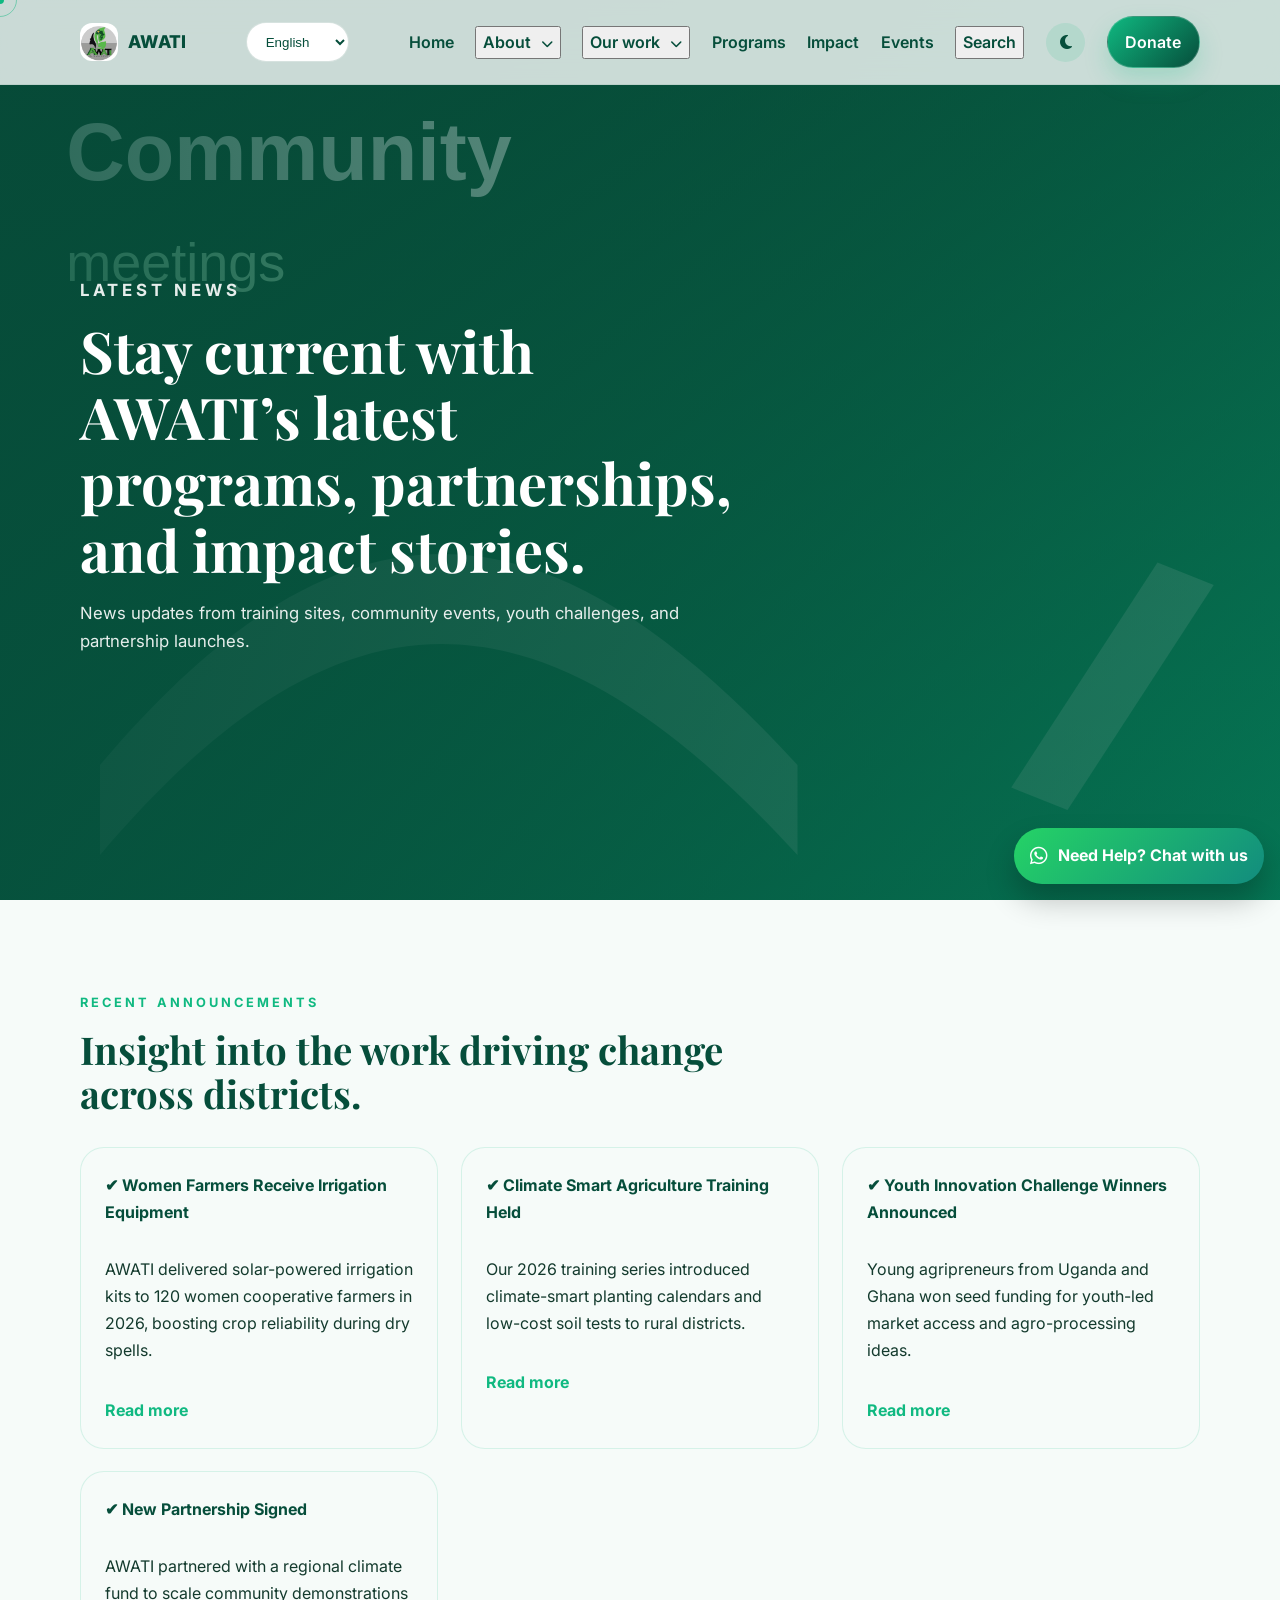
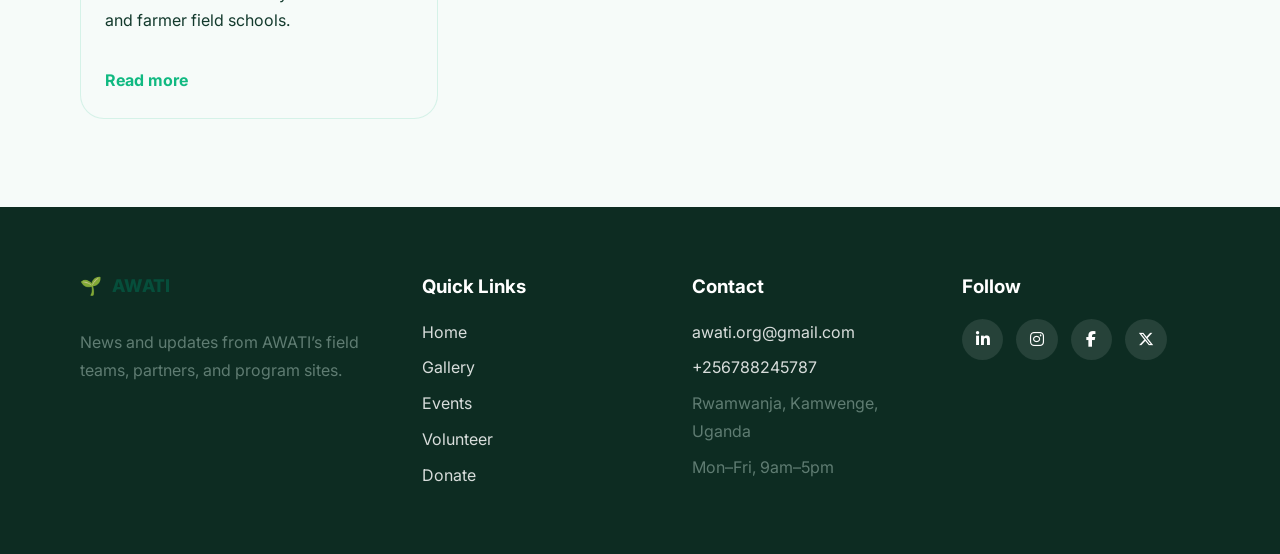
<file: news.html>
<!DOCTYPE html>
<html lang="en">
  <head>
    <meta charset="UTF-8" />
    <meta name="viewport" content="width=device-width, initial-scale=1.0" />
    <title>News | AWATI</title>
    <meta name="description" content="Read the latest AWATI news on climate-smart agriculture training, youth innovation challenges, and new partnerships." />
    <meta property="og:title" content="News | AWATI" />
    <meta property="og:description" content="Stay updated with AWATI news on women farmers, climate adaptation, and community agriculture innovation." />
    <meta property="og:type" content="website" />
    <link rel="canonical" href="https://awati.org/news.html" />
    <link rel="preconnect" href="https://fonts.googleapis.com" />
    <link rel="preconnect" href="https://fonts.gstatic.com" crossorigin />
    <link
      href="https://fonts.googleapis.com/css2?family=Inter:wght@400;500;600;700;800&family=Playfair+Display:wght@600;700&display=swap"
      rel="stylesheet"
    />
    <link
      rel="stylesheet"
      href="https://cdnjs.cloudflare.com/ajax/libs/font-awesome/6.5.0/css/all.min.css"
      crossorigin="anonymous"
      referrerpolicy="no-referrer"
    />
    <link rel="stylesheet" href="styles.css" />
  </head>
  <body>
    <div class="cursor-dot" aria-hidden="true"></div>
    <div class="cursor-ring" aria-hidden="true"></div>
    <a class="skip-link" href="#main-content">Skip to content</a>

    <header class="site-header">
      <div class="container nav-shell">
        <a class="brand" href="index.html" aria-label="AWATI home">
          <img class="brand-logo" src="images/logo.jpg" alt="AWATI logo" />
          <span class="brand-text">AWATI</span>
        </a>
        <div class="lang-switch">
          <label class="sr-only" for="language-select">Select language</label>
          <select id="language-select" name="language" aria-label="Language selection">
            <option value="en">English</option>
            <option value="sw">Swahili</option>
            <option value="lg">Luganda</option>
          </select>
        </div>

        <button class="menu-toggle" aria-label="Toggle navigation" aria-expanded="false">
          <span></span>
          <span></span>
          <span></span>
        </button>

        <nav class="site-nav" aria-label="Primary navigation">
          <a class="nav-link" href="index.html">Home</a>
          <div class="nav-item nav-item--dropdown">
            <button class="nav-link" aria-haspopup="true" aria-expanded="false">About <i class="fa-solid fa-chevron-down nav-chevron" aria-hidden="true"></i></button>
            <div class="nav-dropdown" role="menu" aria-label="About quick links">
              <a class="nav-dropdown-link" href="about.html" role="menuitem">About us</a>
              <a class="nav-dropdown-link" href="team.html" role="menuitem">Our Team</a>
              <a class="nav-dropdown-link" href="about.html#mission" role="menuitem">Mission</a>
              <a class="nav-dropdown-link" href="about.html#vision" role="menuitem">Vision</a>
              <a class="nav-dropdown-link" href="about.html#objective" role="menuitem">Objective</a>
            </div>
          </div>
          <div class="nav-item nav-item--dropdown">
            <button class="nav-link" aria-haspopup="true" aria-expanded="false">Our work <i class="fa-solid fa-chevron-down nav-chevron" aria-hidden="true"></i></button>
            <div class="nav-dropdown" role="menu" aria-label="Our work quick links">
              <a class="nav-dropdown-link" href="news.html" role="menuitem">News</a>
              <a class="nav-dropdown-link" href="gallery.html" role="menuitem">Gallery</a>
              <a class="nav-dropdown-link" href="stories.html" role="menuitem">Stories</a>
              <a class="nav-dropdown-link" href="volunteer.html" role="menuitem">Volunteer</a>
            </div>
          </div>
          <a class="nav-link" href="programs.html">Programs</a>
          <a class="nav-link" href="impact.html">Impact</a>
          <a class="nav-link" href="events.html">Events</a>
          <button class="search-toggle nav-link" type="button" aria-label="Search site">Search</button>
          <button class="theme-toggle" type="button" aria-label="Toggle color theme">
            <i class="fa-solid fa-moon"></i>
          </button>
          <a class="nav-link nav-link--donate" href="donate.html">Donate</a>
        </nav>
      </div>
    </header>

    <main id="main-content">
      <section class="hero hero-inner hero-news">
        <div class="hero-overlay"></div>
        <div class="container hero-content">
          <div class="hero-copy narrow">
            <p class="eyebrow">Latest news</p>
            <h1>Stay current with AWATI’s latest programs, partnerships, and impact stories.</h1>
            <p>News updates from training sites, community events, youth challenges, and partnership launches.</p>
          </div>
        </div>
      </section>

      <section class="section">
        <div class="container">
          <div class="section-heading">
            <p class="eyebrow">Recent announcements</p>
            <h2>Insight into the work driving change across districts.</h2>
          </div>

          <div class="card-grid three-up news-grid">
            <article class="news-card">
              <span class="news-label">✔ Women Farmers Receive Irrigation Equipment</span>
              <p>AWATI delivered solar-powered irrigation kits to 120 women cooperative farmers in 2026, boosting crop reliability during dry spells.</p>
              <a class="text-link" href="#">Read more</a>
            </article>
            <article class="news-card">
              <span class="news-label">✔ Climate Smart Agriculture Training Held</span>
              <p>Our 2026 training series introduced climate-smart planting calendars and low-cost soil tests to rural districts.</p>
              <a class="text-link" href="#">Read more</a>
            </article>
            <article class="news-card">
              <span class="news-label">✔ Youth Innovation Challenge Winners Announced</span>
              <p>Young agripreneurs from Uganda and Ghana won seed funding for youth-led market access and agro-processing ideas.</p>
              <a class="text-link" href="#">Read more</a>
            </article>
            <article class="news-card">
              <span class="news-label">✔ New Partnership Signed</span>
              <p>AWATI partnered with a regional climate fund to scale community demonstrations and farmer field schools.</p>
              <a class="text-link" href="#">Read more</a>
            </article>
          </div>
        </div>
      </section>
    </main>

    <a class="floating-whatsapp" href="https://wa.me/233201234567" target="_blank" rel="noreferrer" aria-label="Chat with us on WhatsApp">
      <i class="fa-brands fa-whatsapp"></i>
      <span>Need Help? Chat with us</span>
    </a>

    <footer class="site-footer">
      <div class="container footer-grid">
        <div>
          <a class="brand footer-brand" href="index.html">
            <span class="brand-mark">🌱</span>
            <span class="brand-text">AWATI</span>
          </a>
          <p>News and updates from AWATI’s field teams, partners, and program sites.</p>
        </div>
        <div>
          <h3>Quick Links</h3>
          <ul>
            <li><a href="index.html">Home</a></li>
            <li><a href="gallery.html">Gallery</a></li>
            <li><a href="events.html">Events</a></li>
            <li><a href="volunteer.html">Volunteer</a></li>
            <li><a href="donate.html">Donate</a></li>
          </ul>
        </div>
        <div>
          <h3>Contact</h3>
          <ul>
            <li><a href="mailto:awati.org@gmail.com">awati.org@gmail.com</a></li>
            <li><a href="tel:+256788 245787 ">+256788245787</a></li>
            <li>Rwamwanja, Kamwenge, Uganda</li>
            <li>Mon–Fri, 9am–5pm</li>
          </ul>
        </div>
        <div>
          <h3>Follow</h3>
          <div class="social-links">
            <a href="https://www.linkedin.com" target="_blank" rel="noreferrer" aria-label="LinkedIn"><i class="fa-brands fa-linkedin-in"></i></a>
            <a href="https://www.instagram.com" target="_blank" rel="noreferrer" aria-label="Instagram"><i class="fa-brands fa-instagram"></i></a>
            <a href="https://www.facebook.com" target="_blank" rel="noreferrer" aria-label="Facebook"><i class="fa-brands fa-facebook-f"></i></a>
            <a href="https://www.x.com" target="_blank" rel="noreferrer" aria-label="X"><i class="fa-brands fa-x-twitter"></i></a>
          </div>
        </div>
      </div>
    </footer>

    <script src="script.js"></script>
  </body>
</html>
</file>
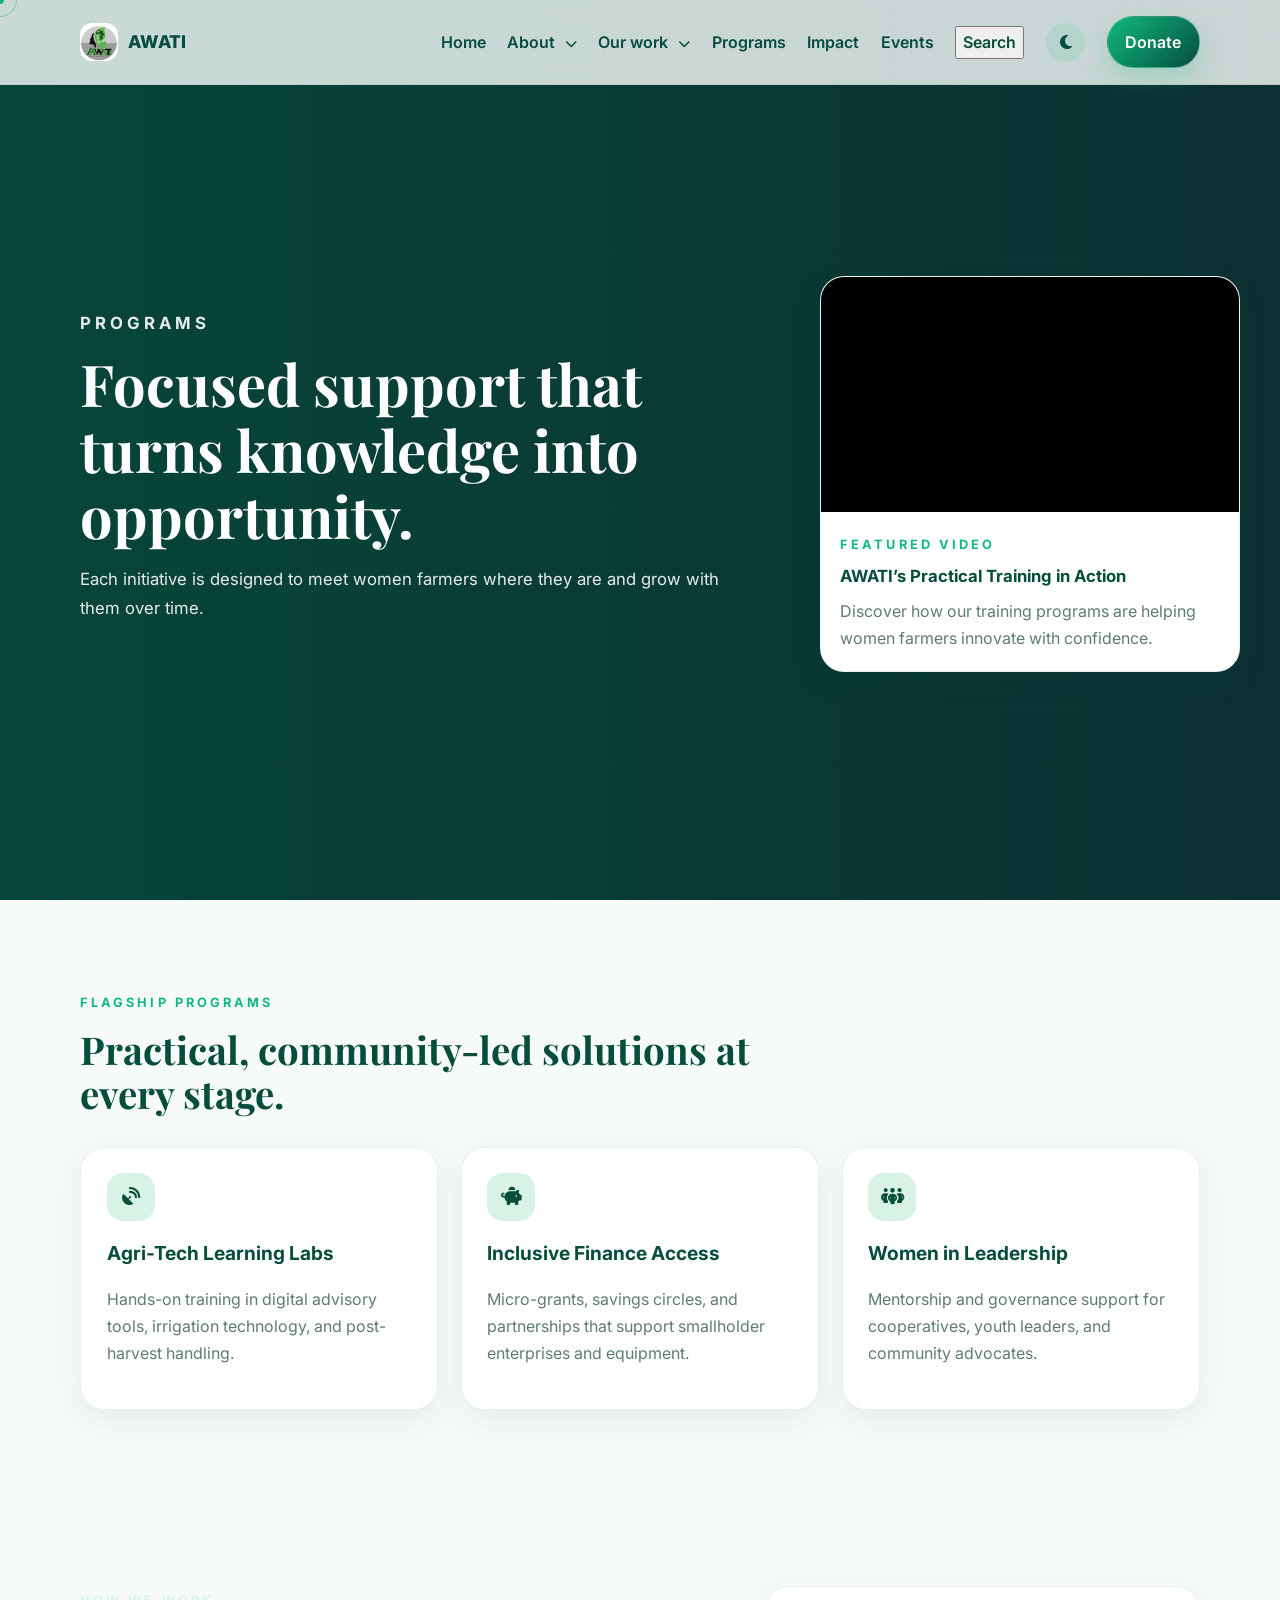
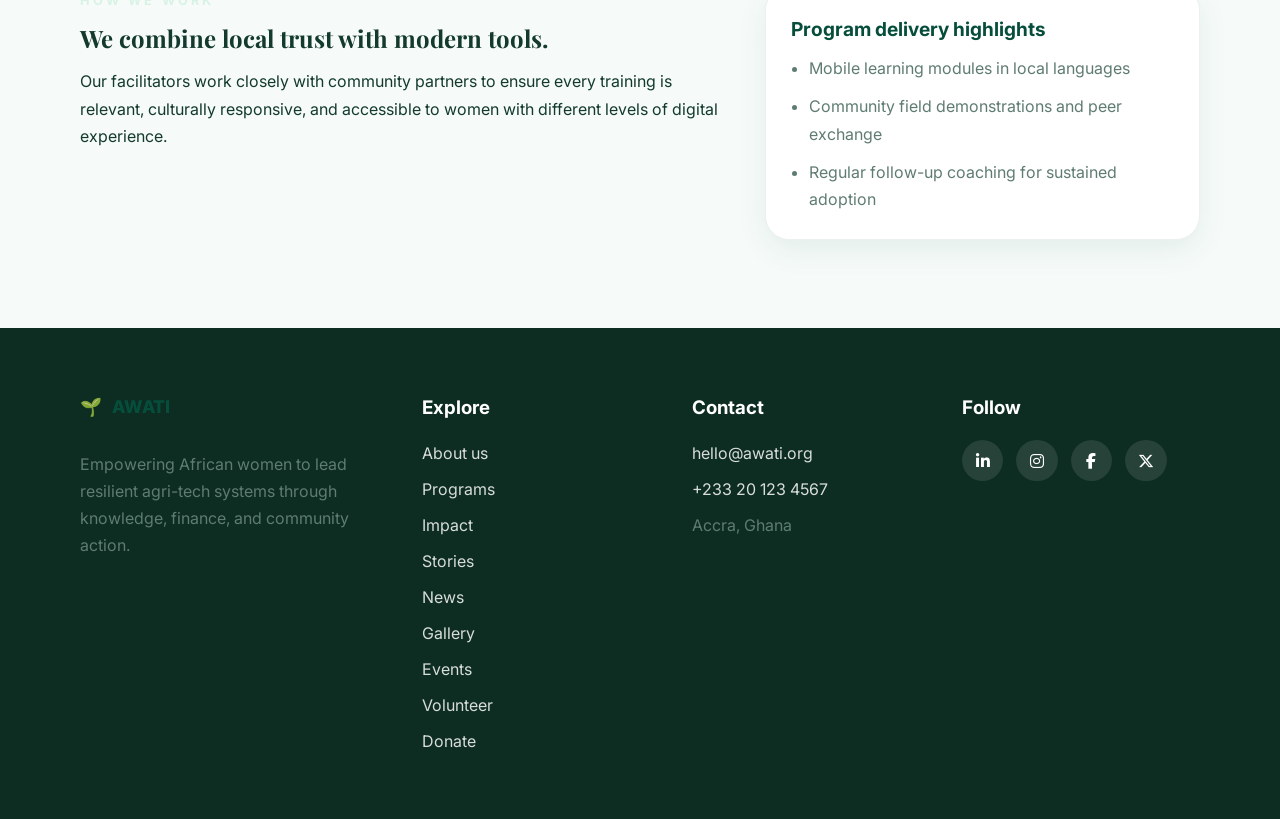
<file: programs.html>
<!DOCTYPE html>
<html lang="en">
  <head>
    <meta charset="UTF-8" />
    <meta name="viewport" content="width=device-width, initial-scale=1.0" />
    <title>Programs | AWATI</title>
    <meta name="description" content="Explore AWATI's flagship programs for agri-tech, finance, and leadership development." />
    <link rel="preconnect" href="https://fonts.googleapis.com" />
    <link rel="preconnect" href="https://fonts.gstatic.com" crossorigin />
    <link
      href="https://fonts.googleapis.com/css2?family=Inter:wght@400;500;600;700;800&family=Playfair+Display:wght@600;700&display=swap"
      rel="stylesheet"
    />
    <link
      rel="stylesheet"
      href="https://cdnjs.cloudflare.com/ajax/libs/font-awesome/6.5.0/css/all.min.css"
      crossorigin="anonymous"
      referrerpolicy="no-referrer"
    />
    <link rel="stylesheet" href="styles.css" />
  </head>
  <body>
    <div class="cursor-dot" aria-hidden="true"></div>
    <div class="cursor-ring" aria-hidden="true"></div>
    <a class="skip-link" href="#main-content">Skip to content</a>

    <header class="site-header">
      <div class="container nav-shell">
        <a class="brand" href="index.html" aria-label="AWATI home">
          <img class="brand-logo" src="images/logo.jpg" alt="AWATI logo" />
          <span class="brand-text">AWATI</span>
        </a>

        <button class="menu-toggle" aria-label="Toggle navigation" aria-expanded="false">
          <span></span>
          <span></span>
          <span></span>
        </button>

        <nav class="site-nav" aria-label="Primary navigation">
          <a class="nav-link" href="index.html">Home</a>
          <div class="nav-item nav-item--dropdown">
            <a class="nav-link" href="about.html" aria-haspopup="true" aria-expanded="false">
              About
              <i class="fa-solid fa-chevron-down nav-chevron" aria-hidden="true"></i>
            </a>
            <div class="nav-dropdown" role="menu" aria-label="About quick links">
              <a class="nav-dropdown-link" href="about.html" role="menuitem">About us</a>
              <a class="nav-dropdown-link" href="team.html" role="menuitem">Our Team</a>
              <a class="nav-dropdown-link" href="about.html#mission" role="menuitem">Mission</a>
              <a class="nav-dropdown-link" href="about.html#vision" role="menuitem">Vision</a>
              <a class="nav-dropdown-link" href="about.html#objective" role="menuitem">Objective</a>
            </div>
          </div>
          <div class="nav-item nav-item--dropdown">
            <a class="nav-link" href="news.html" aria-haspopup="true" aria-expanded="false">
              Our work
              <i class="fa-solid fa-chevron-down nav-chevron" aria-hidden="true"></i>
            </a>
            <div class="nav-dropdown" role="menu" aria-label="Our work quick links">
              <a class="nav-dropdown-link" href="news.html" role="menuitem">News</a>
              <a class="nav-dropdown-link" href="gallery.html" role="menuitem">Gallery</a>
              <a class="nav-dropdown-link" href="stories.html" role="menuitem">Stories</a>
              <a class="nav-dropdown-link" href="volunteer.html" role="menuitem">Volunteer</a>
            </div>
          </div>
          <a class="nav-link" href="programs.html">Programs</a>
          <a class="nav-link" href="impact.html">Impact</a>
          <a class="nav-link" href="events.html">Events</a>
          <button class="search-toggle nav-link" type="button" aria-label="Search site">Search</button>
          <button class="theme-toggle" type="button" aria-label="Toggle color theme">
            <i class="fa-solid fa-moon"></i>
          </button>
          <a class="nav-link nav-link--donate" href="donate.html">Donate</a>
        </nav>
      </div>
    </header>

    <main id="main-content">
      <section class="hero hero-inner">
        <div class="hero-media hero-programs" aria-hidden="true"></div>
        <div class="hero-overlay"></div>
        <div class="container hero-content hero-content--split">
          <div class="hero-copy narrow">
            <p class="eyebrow">Programs</p>
            <h1>Focused support that turns knowledge into opportunity.</h1>
            <p>Each initiative is designed to meet women farmers where they are and grow with them over time.</p>
          </div>

          <article class="video-card hero-video-card">
            <div class="video-embed-wrapper">
              <iframe
                src="https://www.youtube.com/embed/YQHsXMglC9A?rel=0"
                title="AWATI’s Practical Training in Action"
                loading="lazy"
                allow="accelerometer; autoplay; clipboard-write; encrypted-media; gyroscope; picture-in-picture"
                allowfullscreen
              ></iframe>
            </div>
            <div class="video-content">
              <p class="eyebrow">Featured video</p>
              <h3>AWATI’s Practical Training in Action</h3>
              <p>Discover how our training programs are helping women farmers innovate with confidence.</p>
            </div>
          </article>
        </div>
      </section>

      <section class="section">
        <div class="container">
          <div class="section-heading">
            <p class="eyebrow">Flagship programs</p>
            <h2>Practical, community-led solutions at every stage.</h2>
          </div>
          <div class="card-grid three-up">
            <article class="info-card large-card">
              <div class="icon-badge"><i class="fa-solid fa-satellite-dish"></i></div>
              <h3>Agri-Tech Learning Labs</h3>
              <p>Hands-on training in digital advisory tools, irrigation technology, and post-harvest handling.</p>
            </article>
            <article class="info-card large-card">
              <div class="icon-badge"><i class="fa-solid fa-piggy-bank"></i></div>
              <h3>Inclusive Finance Access</h3>
              <p>Micro-grants, savings circles, and partnerships that support smallholder enterprises and equipment.</p>
            </article>
            <article class="info-card large-card">
              <div class="icon-badge"><i class="fa-solid fa-people-group"></i></div>
              <h3>Women in Leadership</h3>
              <p>Mentorship and governance support for cooperatives, youth leaders, and community advocates.</p>
            </article>
          </div>
        </div>
      </section>

      <section class="section">
        <div class="container split-layout">
          <div>
            <p class="eyebrow">How we work</p>
            <h2>We combine local trust with modern tools.</h2>
            <p>
              Our facilitators work closely with community partners to ensure every training is relevant,
              culturally responsive, and accessible to women with different levels of digital experience.
            </p>
          </div>
          <div class="panel-card">
            <h3>Program delivery highlights</h3>
            <ul class="check-list">
              <li>Mobile learning modules in local languages</li>
              <li>Community field demonstrations and peer exchange</li>
              <li>Regular follow-up coaching for sustained adoption</li>
            </ul>
          </div>
        </div>
      </section>
    </main>

    <footer class="site-footer">
      <div class="container footer-grid">
        <div>
          <a class="brand footer-brand" href="index.html">
            <span class="brand-mark">🌱</span>
            <span class="brand-text">AWATI</span>
          </a>
          <p>Empowering African women to lead resilient agri-tech systems through knowledge, finance, and community action.</p>
        </div>
        <div>
          <h3>Explore</h3>
          <ul>
            <li><a href="about.html">About us</a></li>
            <li><a href="programs.html">Programs</a></li>
            <li><a href="impact.html">Impact</a></li>
            <li><a href="stories.html">Stories</a></li>
            <li><a href="news.html">News</a></li>
            <li><a href="gallery.html">Gallery</a></li>
            <li><a href="events.html">Events</a></li>
            <li><a href="volunteer.html">Volunteer</a></li>
            <li><a href="donate.html">Donate</a></li>
          </ul>
        </div>
        <div>
          <h3>Contact</h3>
          <ul>
            <li><a href="mailto:hello@awati.org">hello@awati.org</a></li>
            <li><a href="tel:+233201234567">+233 20 123 4567</a></li>
            <li>Accra, Ghana</li>
          </ul>
        </div>
        <div>
          <h3>Follow</h3>
          <div class="social-links">
            <a href="https://www.linkedin.com" target="_blank" rel="noreferrer" aria-label="LinkedIn"><i class="fa-brands fa-linkedin-in"></i></a>
            <a href="https://www.instagram.com" target="_blank" rel="noreferrer" aria-label="Instagram"><i class="fa-brands fa-instagram"></i></a>
            <a href="https://www.facebook.com" target="_blank" rel="noreferrer" aria-label="Facebook"><i class="fa-brands fa-facebook-f"></i></a>
            <a href="https://www.x.com" target="_blank" rel="noreferrer" aria-label="X"><i class="fa-brands fa-x-twitter"></i></a>
          </div>
        </div>
      </div>
    </footer>

    <script src="script.js"></script>
  </body>
</html>
</file>
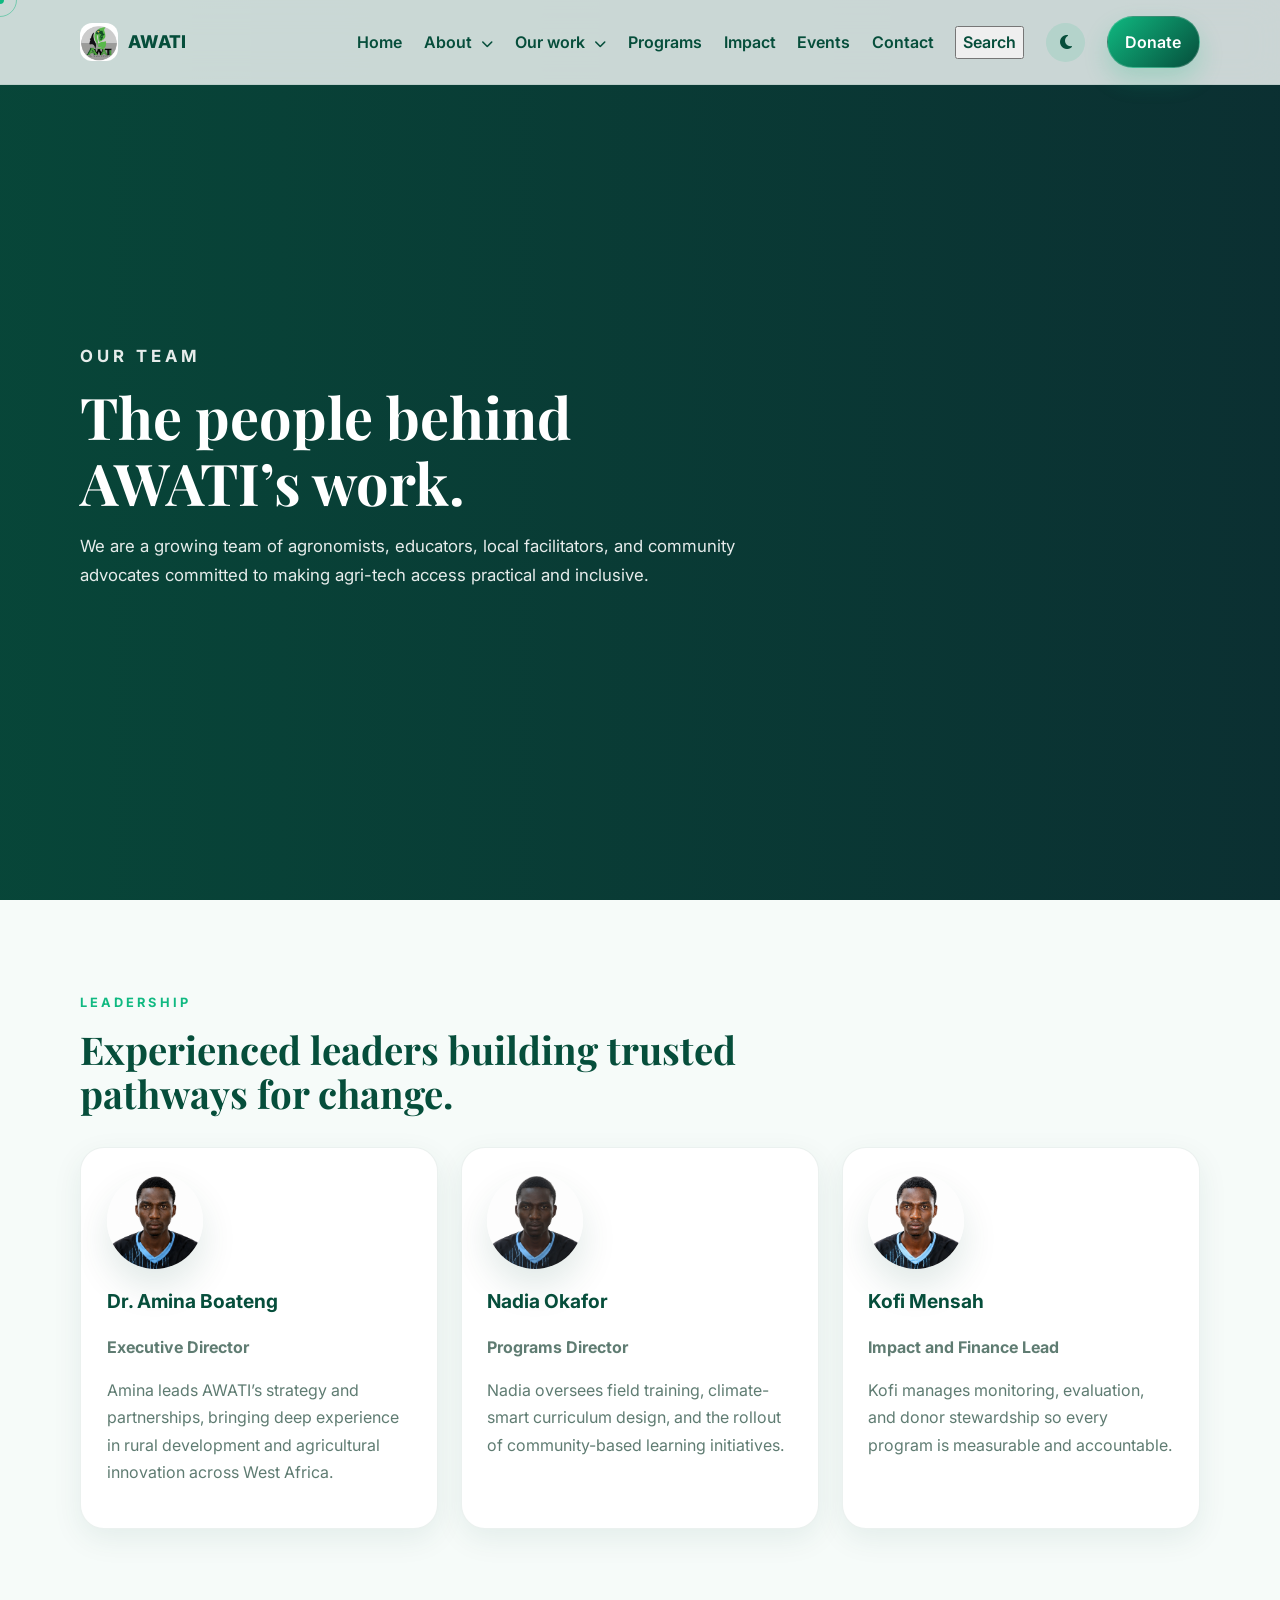
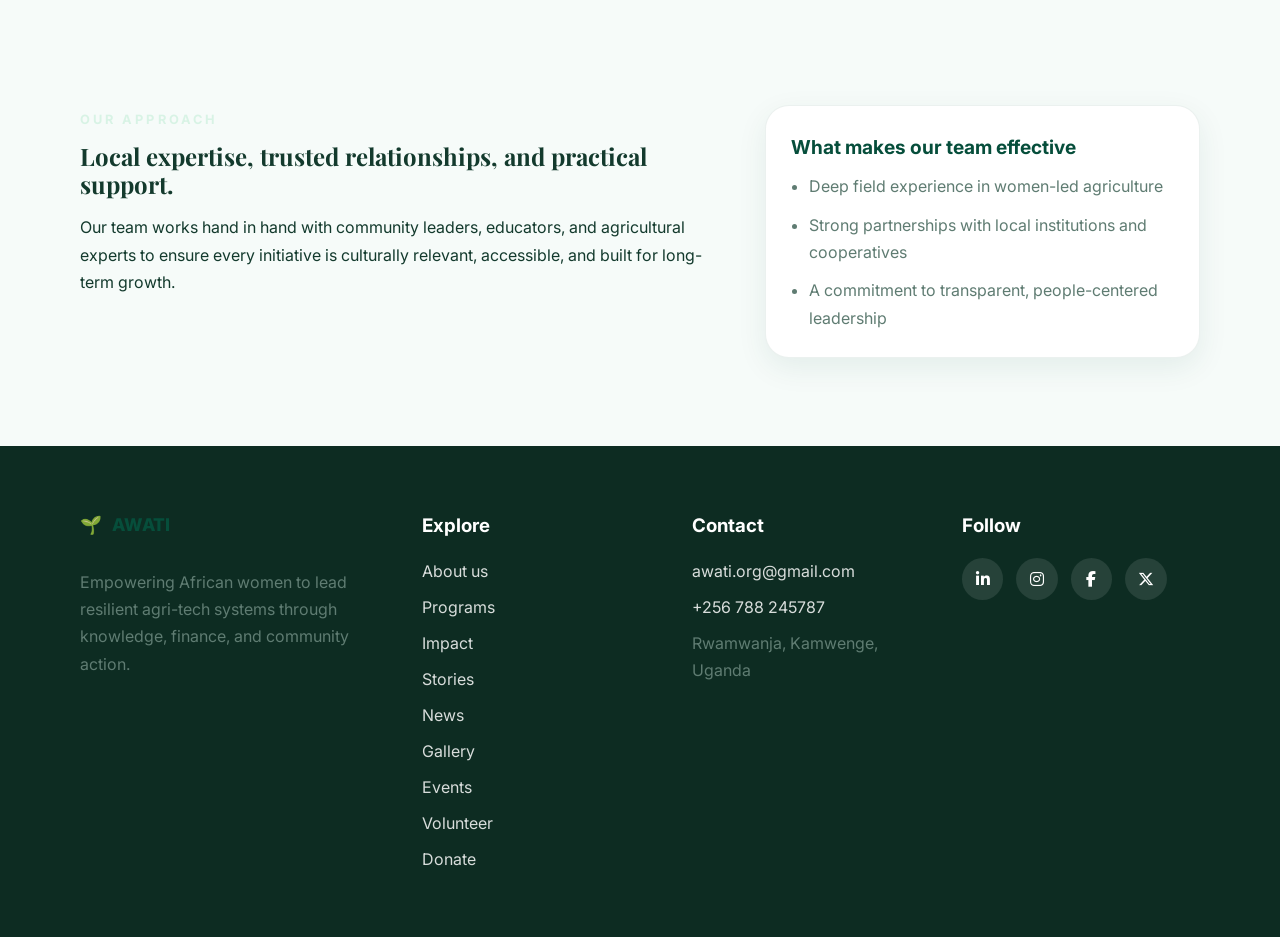
<file: team.html>
<!DOCTYPE html>
<html lang="en">
  <head>
    <meta charset="UTF-8" />
    <meta name="viewport" content="width=device-width, initial-scale=1.0" />
    <title>Team | AWATI</title>
    <meta
      name="description"
      content="Meet the people behind AWATI and the community leaders shaping African agri-tech impact."
    />
    <link rel="preconnect" href="https://fonts.googleapis.com" />
    <link rel="preconnect" href="https://fonts.gstatic.com" crossorigin />
    <link
      href="https://fonts.googleapis.com/css2?family=Inter:wght@400;500;600;700;800&family=Playfair+Display:wght@600;700&display=swap"
      rel="stylesheet"
    />
    <link
      rel="stylesheet"
      href="https://cdnjs.cloudflare.com/ajax/libs/font-awesome/6.5.0/css/all.min.css"
      crossorigin="anonymous"
      referrerpolicy="no-referrer"
    />
    <link rel="stylesheet" href="styles.css" />
  </head>
  <body>
    <div class="cursor-dot" aria-hidden="true"></div>
    <div class="cursor-ring" aria-hidden="true"></div>
    <a class="skip-link" href="#main-content">Skip to content</a>

    <header class="site-header">
      <div class="container nav-shell">
        <a class="brand" href="index.html" aria-label="AWATI home">
          <img class="brand-logo" src="images/logo.jpg" alt="AWATI logo" />
          <span class="brand-text">AWATI</span>
        </a>

        <button class="menu-toggle" aria-label="Toggle navigation" aria-expanded="false">
          <span></span>
          <span></span>
          <span></span>
        </button>

        <nav class="site-nav" aria-label="Primary navigation">
          <a class="nav-link" href="index.html">Home</a>
          <div class="nav-item nav-item--dropdown">
            <a class="nav-link" href="about.html" aria-haspopup="true" aria-expanded="false">
              About
              <i class="fa-solid fa-chevron-down nav-chevron" aria-hidden="true"></i>
            </a>
            <div class="nav-dropdown" role="menu" aria-label="About quick links">
              <a class="nav-dropdown-link" href="about.html" role="menuitem">About us</a>
              <a class="nav-dropdown-link" href="team.html" role="menuitem">Our Team</a>
              <a class="nav-dropdown-link" href="about.html#mission" role="menuitem">Mission</a>
              <a class="nav-dropdown-link" href="about.html#vision" role="menuitem">Vision</a>
              <a class="nav-dropdown-link" href="about.html#objective" role="menuitem">Objective</a>
            </div>
          </div>
          <div class="nav-item nav-item--dropdown">
            <a class="nav-link" href="news.html" aria-haspopup="true" aria-expanded="false">
              Our work
              <i class="fa-solid fa-chevron-down nav-chevron" aria-hidden="true"></i>
            </a>
            <div class="nav-dropdown" role="menu" aria-label="Our work quick links">
              <a class="nav-dropdown-link" href="news.html" role="menuitem">News</a>
              <a class="nav-dropdown-link" href="gallery.html" role="menuitem">Gallery</a>
              <a class="nav-dropdown-link" href="stories.html" role="menuitem">Stories</a>
              <a class="nav-dropdown-link" href="volunteer.html" role="menuitem">Volunteer</a>
            </div>
          </div>
          <a class="nav-link" href="programs.html">Programs</a>
          <a class="nav-link" href="impact.html">Impact</a>
          <a class="nav-link" href="events.html">Events</a>
           <a class="nav-link" href="Contact.html">Contact</a>
          <button class="search-toggle nav-link" type="button" aria-label="Search site">Search</button>
          <button class="theme-toggle" type="button" aria-label="Toggle color theme">
            <i class="fa-solid fa-moon"></i>
          </button>
          <a class="nav-link nav-link--donate" href="donate.html">Donate</a>
        </nav>
      </div>
    </header>

    <main id="main-content">
      <section class="hero hero-inner">
        <div class="hero-media hero-contact" aria-hidden="true"></div>
        <div class="hero-overlay"></div>
        <div class="container hero-content">
          <div class="hero-copy narrow">
            <p class="eyebrow">Our team</p>
            <h1>The people behind AWATI’s work.</h1>
            <p>
              We are a growing team of agronomists, educators, local facilitators, and community
              advocates committed to making agri-tech access practical and inclusive.
            </p>
          </div>
        </div>
      </section>

      <section class="section">
        <div class="container">
          <div class="section-heading">
            <p class="eyebrow">Leadership</p>
            <h2>Experienced leaders building trusted pathways for change.</h2>
          </div>

          <div class="card-grid three-up">
            <article class="info-card">
              <div class="team-photo-wrapper">
                <img class="team-photo" src="images/mani.png" alt="Dr. Amina Boateng" />
              </div>
              <h3>Dr. Amina Boateng</h3>
              <p><strong>Executive Director</strong></p>
              <p>
                Amina leads AWATI’s strategy and partnerships, bringing deep experience in rural
                development and agricultural innovation across West Africa.
              </p>
            </article>
            <article class="info-card">
              <div class="team-photo-wrapper">
                <img class="team-photo" src="images/manu.png" alt="Nadia Okafor" />
              </div>
              <h3>Nadia Okafor</h3>
              <p><strong>Programs Director</strong></p>
              <p>
                Nadia oversees field training, climate-smart curriculum design, and the rollout of
                community-based learning initiatives.
              </p>
            </article>
            <article class="info-card">
              <div class="team-photo-wrapper">
                <img class="team-photo" src="images/pasi.png" alt="Kofi Mensah" />
              </div>
              <h3>Kofi Mensah</h3>
              <p><strong>Impact and Finance Lead</strong></p>
              <p>
                Kofi manages monitoring, evaluation, and donor stewardship so every program is
                measurable and accountable.
              </p>
            </article>
          </div>
        </div>
      </section>

      <section class="section">
        <div class="container split-layout">
          <div>
            <p class="eyebrow">Our approach</p>
            <h2>Local expertise, trusted relationships, and practical support.</h2>
            <p>
              Our team works hand in hand with community leaders, educators, and agricultural
              experts to ensure every initiative is culturally relevant, accessible, and built for
              long-term growth.
            </p>
          </div>
          <div class="panel-card">
            <h3>What makes our team effective</h3>
            <ul class="check-list">
              <li>Deep field experience in women-led agriculture</li>
              <li>Strong partnerships with local institutions and cooperatives</li>
              <li>A commitment to transparent, people-centered leadership</li>
            </ul>
          </div>
        </div>
      </section>
    </main>

    <footer class="site-footer">
      <div class="container footer-grid">
        <div>
          <a class="brand footer-brand" href="index.html">
            <span class="brand-mark">🌱</span>
            <span class="brand-text">AWATI</span>
          </a>
          <p>
            Empowering African women to lead resilient agri-tech systems through knowledge,
            finance, and community action.
          </p>
        </div>
        <div>
          <h3>Explore</h3>
          <ul>
            <li><a href="about.html">About us</a></li>
            <li><a href="programs.html">Programs</a></li>
            <li><a href="impact.html">Impact</a></li>
            <li><a href="stories.html">Stories</a></li>
            <li><a href="news.html">News</a></li>
            <li><a href="gallery.html">Gallery</a></li>
            <li><a href="events.html">Events</a></li>
            <li><a href="volunteer.html">Volunteer</a></li>
            <li><a href="donate.html">Donate</a></li>
          </ul>
        </div>
        <div>
          <h3>Contact</h3>
          <ul>
            <li><a href="mailto:awati.org@gmail.com">awati.org@gmail.com</a></li>
            <li><a href="tel:+256 788 245787">+256 788 245787</a></li>
            <li>Rwamwanja, Kamwenge, Uganda</li>
          </ul>
        </div>
        <div>
          <h3>Follow</h3>
          <div class="social-links">
            <a href="https://www.linkedin.com" target="_blank" rel="noreferrer" aria-label="LinkedIn"><i class="fa-brands fa-linkedin-in"></i></a>
            <a href="https://www.instagram.com" target="_blank" rel="noreferrer" aria-label="Instagram"><i class="fa-brands fa-instagram"></i></a>
            <a href="https://www.facebook.com" target="_blank" rel="noreferrer" aria-label="Facebook"><i class="fa-brands fa-facebook-f"></i></a>
            <a href="https://www.x.com" target="_blank" rel="noreferrer" aria-label="X"><i class="fa-brands fa-x-twitter"></i></a>
          </div>
        </div>
      </div>
    </footer>

    <script src="script.js"></script>
  </body>
</html>
</file>
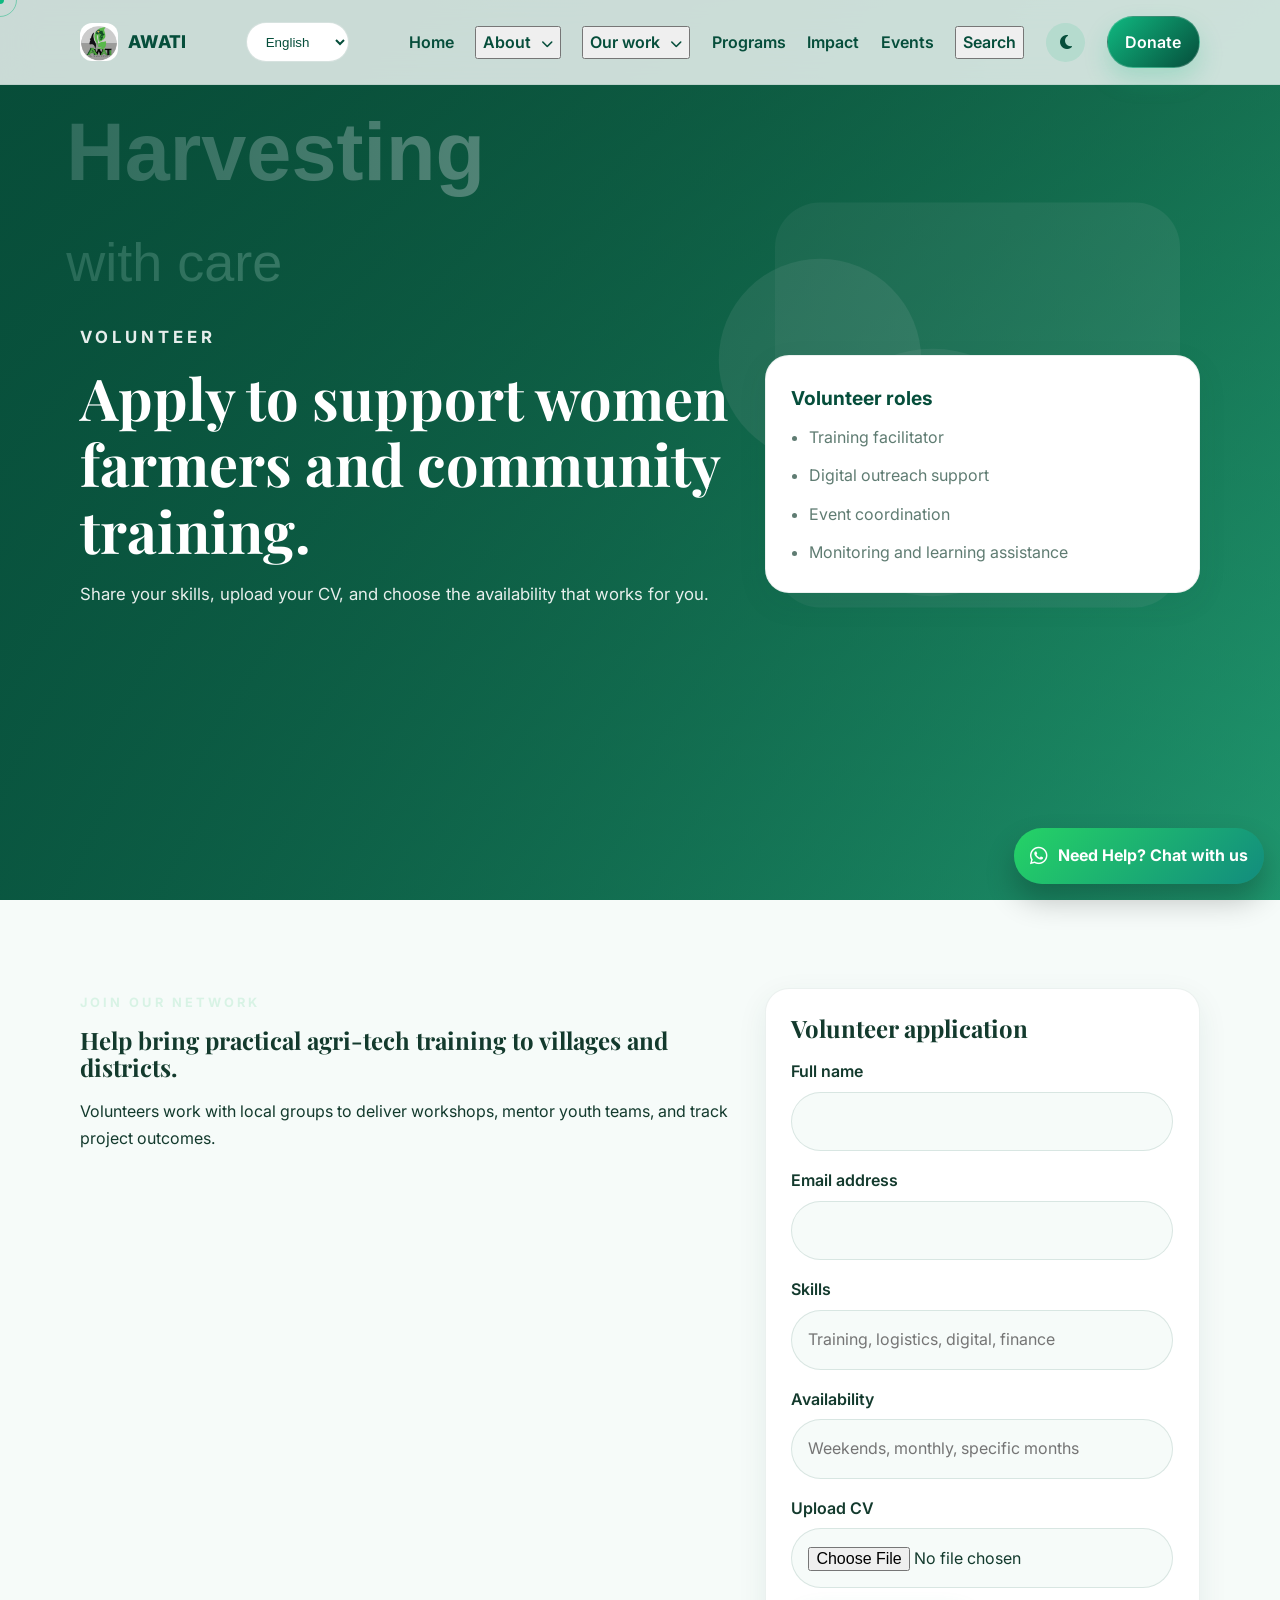
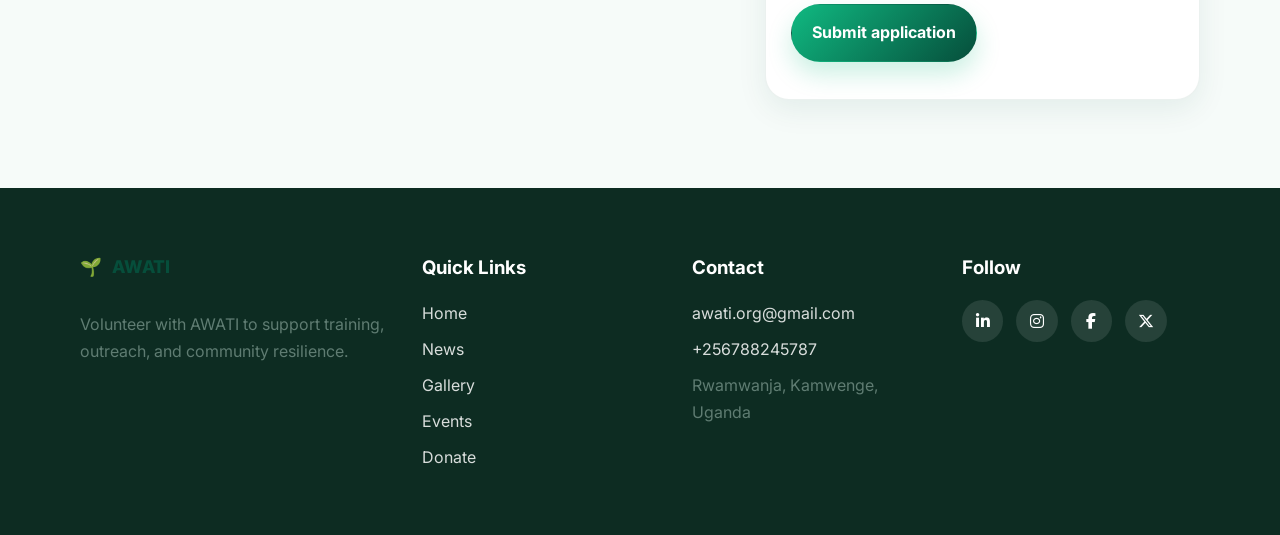
<file: volunteer.html>
<!DOCTYPE html>
<html lang="en">
  <head>
    <meta charset="UTF-8" />
    <meta name="viewport" content="width=device-width, initial-scale=1.0" />
    <title>Volunteer | AWATI</title>
    <meta name="description" content="Apply to volunteer with AWATI, upload your CV, and share your skills and availability." />
    <meta property="og:title" content="Volunteer | AWATI" />
    <meta property="og:description" content="Submit your volunteer application to support women-led agriculture and community training." />
    <meta property="og:type" content="website" />
    <link rel="canonical" href="https://awati.org/volunteer.html" />
    <link rel="preconnect" href="https://fonts.googleapis.com" />
    <link rel="preconnect" href="https://fonts.gstatic.com" crossorigin />
    <link
      href="https://fonts.googleapis.com/css2?family=Inter:wght@400;500;600;700;800&family=Playfair+Display:wght@600;700&display=swap"
      rel="stylesheet"
    />
    <link
      rel="stylesheet"
      href="https://cdnjs.cloudflare.com/ajax/libs/font-awesome/6.5.0/css/all.min.css"
      crossorigin="anonymous"
      referrerpolicy="no-referrer"
    />
    <link rel="stylesheet" href="styles.css" />
  </head>
  <body>
    <div class="cursor-dot" aria-hidden="true"></div>
    <div class="cursor-ring" aria-hidden="true"></div>
    <a class="skip-link" href="#main-content">Skip to content</a>

    <header class="site-header">
      <div class="container nav-shell">
        <a class="brand" href="index.html" aria-label="AWATI home">
          <img class="brand-logo" src="images/logo.jpg" alt="AWATI logo" />
          <span class="brand-text">AWATI</span>
        </a>
        <div class="lang-switch">
          <label class="sr-only" for="language-select">Select language</label>
          <select id="language-select" name="language" aria-label="Language selection">
            <option value="en">English</option>
            <option value="sw">Swahili</option>
            <option value="lg">Luganda</option>
          </select>
        </div>

        <button class="menu-toggle" aria-label="Toggle navigation" aria-expanded="false">
          <span></span>
          <span></span>
          <span></span>
        </button>

        <nav class="site-nav" aria-label="Primary navigation">
          <a class="nav-link" href="index.html">Home</a>
          <div class="nav-item nav-item--dropdown">
            <button class="nav-link" aria-haspopup="true" aria-expanded="false">About <i class="fa-solid fa-chevron-down nav-chevron" aria-hidden="true"></i></button>
            <div class="nav-dropdown" role="menu" aria-label="About quick links">
              <a class="nav-dropdown-link" href="about.html" role="menuitem">About us</a>
              <a class="nav-dropdown-link" href="team.html" role="menuitem">Our Team</a>
              <a class="nav-dropdown-link" href="about.html#mission" role="menuitem">Mission</a>
              <a class="nav-dropdown-link" href="about.html#vision" role="menuitem">Vision</a>
              <a class="nav-dropdown-link" href="about.html#objective" role="menuitem">Objective</a>
            </div>
          </div>
          <div class="nav-item nav-item--dropdown">
            <button class="nav-link" aria-haspopup="true" aria-expanded="false">Our work <i class="fa-solid fa-chevron-down nav-chevron" aria-hidden="true"></i></button>
            <div class="nav-dropdown" role="menu" aria-label="Our work quick links">
              <a class="nav-dropdown-link" href="news.html" role="menuitem">News</a>
              <a class="nav-dropdown-link" href="gallery.html" role="menuitem">Gallery</a>
              <a class="nav-dropdown-link" href="stories.html" role="menuitem">Stories</a>
              <a class="nav-dropdown-link" href="volunteer.html" role="menuitem">Volunteer</a>
            </div>
          </div>
          <a class="nav-link" href="programs.html">Programs</a>
          <a class="nav-link" href="impact.html">Impact</a>
          <a class="nav-link" href="events.html">Events</a>
          <button class="search-toggle nav-link" type="button" aria-label="Search site">Search</button>
          <button class="theme-toggle" type="button" aria-label="Toggle color theme">
            <i class="fa-solid fa-moon"></i>
          </button>
          <a class="nav-link nav-link--donate" href="donate.html">Donate</a>
        </nav>
      </div>
    </header>

    <main id="main-content">
      <section class="hero hero-inner hero-volunteer">
        <div class="hero-overlay"></div>
        <div class="container hero-content hero-content--split">
          <div class="hero-copy narrow">
            <p class="eyebrow">Volunteer</p>
            <h1>Apply to support women farmers and community training.</h1>
            <p>Share your skills, upload your CV, and choose the availability that works for you.</p>
          </div>
          <div class="panel-card">
            <h3>Volunteer roles</h3>
            <ul class="check-list">
              <li>Training facilitator</li>
              <li>Digital outreach support</li>
              <li>Event coordination</li>
              <li>Monitoring and learning assistance</li>
            </ul>
          </div>
        </div>
      </section>

      <section class="section">
        <div class="container split-layout">
          <div>
            <p class="eyebrow">Join our network</p>
            <h2>Help bring practical agri-tech training to villages and districts.</h2>
            <p>Volunteers work with local groups to deliver workshops, mentor youth teams, and track project outcomes.</p>
          </div>

          <form class="panel-card contact-form" data-form="volunteer">
            <h2>Volunteer application</h2>
            <div class="form-row">
              <label for="volunteer-name">Full name</label>
              <input id="volunteer-name" name="name" type="text" required />
            </div>
            <div class="form-row">
              <label for="volunteer-email">Email address</label>
              <input id="volunteer-email" name="email" type="email" required />
            </div>
            <div class="form-row">
              <label for="volunteer-skills">Skills</label>
              <input id="volunteer-skills" name="skills" type="text" placeholder="Training, logistics, digital, finance" required />
            </div>
            <div class="form-row">
              <label for="volunteer-availability">Availability</label>
              <input id="volunteer-availability" name="availability" type="text" placeholder="Weekends, monthly, specific months" required />
            </div>
            <div class="form-row">
              <label for="volunteer-cv">Upload CV</label>
              <input id="volunteer-cv" name="cv" type="file" accept=".pdf,.doc,.docx" />
            </div>
            <button class="btn btn-primary" type="submit">Submit application</button>
            <p class="form-message" aria-live="polite"></p>
          </form>
        </div>
      </section>
    </main>

    <a class="floating-whatsapp" href="https://wa.me/233201234567" target="_blank" rel="noreferrer" aria-label="Chat with us on WhatsApp">
      <i class="fa-brands fa-whatsapp"></i>
      <span>Need Help? Chat with us</span>
    </a>

    <footer class="site-footer">
      <div class="container footer-grid">
        <div>
          <a class="brand footer-brand" href="index.html">
            <span class="brand-mark">🌱</span>
            <span class="brand-text">AWATI</span>
          </a>
          <p>Volunteer with AWATI to support training, outreach, and community resilience.</p>
        </div>
        <div>
          <h3>Quick Links</h3>
          <ul>
            <li><a href="index.html">Home</a></li>
            <li><a href="news.html">News</a></li>
            <li><a href="gallery.html">Gallery</a></li>
            <li><a href="events.html">Events</a></li>
            <li><a href="donate.html">Donate</a></li>
          </ul>
        </div>
        <div>
          <h3>Contact</h3>
          <ul>
            <li><a href="mailto: awati.org@gmail.com">awati.org@gmail.com</a></li>
            <li><a href="tel:+256 788 245787">+256788245787</a></li>
            <li>Rwamwanja, Kamwenge, Uganda</li>
            
          </ul>
        </div>
        <div>
          <h3>Follow</h3>
          <div class="social-links">
            <a href="https://www.linkedin.com" target="_blank" rel="noreferrer" aria-label="LinkedIn"><i class="fa-brands fa-linkedin-in"></i></a>
            <a href="https://www.instagram.com" target="_blank" rel="noreferrer" aria-label="Instagram"><i class="fa-brands fa-instagram"></i></a>
            <a href="https://www.facebook.com" target="_blank" rel="noreferrer" aria-label="Facebook"><i class="fa-brands fa-facebook-f"></i></a>
            <a href="https://www.x.com" target="_blank" rel="noreferrer" aria-label="X"><i class="fa-brands fa-x-twitter"></i></a>
          </div>
        </div>
      </div>
    </footer>

    <script src="script.js"></script>
  </body>
</html>
</file>
<file: styles.css>
/* Global design tokens and theme variables */
:root {
  --color-emerald: #10b981;
  --color-forest: #064e3b;
  --color-sage: #d8f3e5;
  --color-bg: #f6fbf9;
  --color-surface: #ffffff;
  --color-text: #133a2d;
  --color-muted: #5f7c72;
  --radius-lg: 24px;
  --radius-md: 16px;
  --shadow-soft: 0 20px 45px rgba(6, 78, 59, 0.12);
  --shadow-card: 0 10px 30px rgba(6, 78, 59, 0.08);
  --container: min(1120px, calc(100% - 2rem));
  --transition: 220ms ease;
}

* {
  box-sizing: border-box;
}

html {
  scroll-behavior: smooth;
}

/* Core page styling and typography */
body {
  margin: 0;
  font-family: 'Inter', sans-serif;
  color: var(--color-text);
  background: var(--color-bg);
  line-height: 1.7;
  overflow-x: hidden;
}

img {
  display: block;
  width: 100%;
}

a {
  color: inherit;
  text-decoration: none;
}

button,
input,
textarea {
  font: inherit;
}

button {
  cursor: pointer;
}

.skip-link {
  position: absolute;
  left: -999px;
  top: 0;
  background: var(--color-forest);
  color: white;
  padding: 0.8rem 1rem;
  z-index: 1000;
}

.skip-link:focus {
  left: 1rem;
  top: 1rem;
}

.container {
  width: var(--container);
  margin: 0 auto;
}

/* Sticky navigation and brand treatment */
.site-header {
  position: fixed;
  inset: 0 0 auto 0;
  z-index: 500;
  padding: 1rem 0;
  background: rgba(246, 251, 249, 0.82);
  backdrop-filter: blur(16px);
  border-bottom: 1px solid rgba(6, 78, 59, 0.08);
}

body[data-theme='dark'] {
  --color-bg: #071612;
  --color-surface: #0f2a21;
  --color-text: #f4fff8;
  --color-muted: #a6c9ba;
  --color-sage: #143b2d;
  --shadow-soft: 0 20px 45px rgba(0, 0, 0, 0.28);
  --shadow-card: 0 10px 30px rgba(0, 0, 0, 0.2);
}

.nav-shell {
  display: flex;
  align-items: center;
  justify-content: space-between;
  gap: 1rem;
}

.brand {
  display: inline-flex;
  align-items: center;
  gap: 0.6rem;
  font-weight: 800;
  font-size: 1.1rem;
  letter-spacing: 0.02em;
}

  .brand-logo {
    display: inline-block;
    width: 2.4rem;
    height: 2.4rem;
    border-radius: 0.75rem;
    object-fit: contain;
  }


.brand-text {
  color: var(--color-forest);
}

.site-nav {
  display: flex;
  align-items: center;
  gap: 1.35rem;
}

.nav-item {
  position: relative;
}

.nav-item--dropdown:hover .nav-dropdown,
.nav-item--dropdown:focus-within .nav-dropdown {
  opacity: 1;
  visibility: visible;
  transform: translateY(0);
}

.nav-link {
  position: relative;
  font-weight: 600;
  color: var(--color-forest);
  transition: color var(--transition);
}

.nav-link::after {
  content: '';
  position: absolute;
  left: 0;
  bottom: -0.25rem;
  width: 100%;
  height: 2px;
  background: var(--color-emerald);
  transform: scaleX(0);
  transform-origin: center;
  transition: transform var(--transition);
}

.nav-link:hover::after,
.nav-link:focus-visible::after {
  transform: scaleX(1);
}

.nav-link--donate {
  padding: 0.72rem 1.1rem;
  border-radius: 999px;
  background: linear-gradient(135deg, var(--color-emerald), var(--color-forest));
  color: white;
  box-shadow: 0 12px 24px rgba(16, 185, 129, 0.22);
  border: 1px solid rgba(255, 255, 255, 0.2);
  transition: transform var(--transition), box-shadow var(--transition), filter var(--transition);
}

.nav-link--donate::after {
  display: none;
}

.nav-link--donate:hover,
.nav-link--donate:focus-visible {
  transform: translateY(-2px);
  box-shadow: 0 16px 28px rgba(16, 185, 129, 0.35);
  filter: brightness(1.04);
}

.nav-chevron {
  margin-left: 0.35rem;
  font-size: 0.75rem;
}

.nav-dropdown {
  position: absolute;
  top: calc(100% + 0.75rem);
  left: 50%;
  min-width: 210px;
  padding: 0.75rem;
  border-radius: 18px;
  background: white;
  box-shadow: var(--shadow-soft);
  opacity: 0;
  visibility: hidden;
  transform: translate(-50%, -0.5rem);
  transition: opacity var(--transition), transform var(--transition), visibility var(--transition);
  z-index: 20;
}

.nav-dropdown-link {
  display: block;
  padding: 0.75rem 1rem;
  border-radius: 14px;
  color: var(--color-forest);
  font-size: 0.95rem;
  font-weight: 600;
  transition: background var(--transition), color var(--transition);
}

.nav-dropdown-link:not(:last-child) {
  margin-bottom: 0.25rem;
}

.nav-dropdown-link:hover,
.nav-dropdown-link:focus-visible {
  background: var(--color-sage);
}

.menu-toggle {
  display: none;
  flex-direction: column;
  gap: 0.3rem;
  border: 0;
  background: transparent;
  padding: 0.25rem;
}

.theme-toggle {
  display: inline-flex;
  align-items: center;
  justify-content: center;
  width: 2.45rem;
  height: 2.45rem;
  border: 0;
  border-radius: 999px;
  background: rgba(16, 185, 129, 0.12);
  color: var(--color-forest);
  transition: transform var(--transition), background var(--transition);
}

.theme-toggle:hover,
.theme-toggle:focus-visible {
  transform: translateY(-2px);
  background: rgba(16, 185, 129, 0.2);
}

.menu-toggle span {
  width: 1.5rem;
  height: 2px;
  background: var(--color-forest);
  border-radius: 999px;
  transition: transform var(--transition), opacity var(--transition);
}

/* Hero layout, overlay, and parallax visuals */
.hero {
  position: relative;
  min-height: 100vh;
  display: grid;
  align-items: center;
  background: #0f172a;
  color: white;
}

.hero-media {
  position: absolute;
  inset: 0;
  overflow: hidden;
  background-image: url('https://images.unsplash.com/photo-1501004318641-b39e6451bec6?auto=format&fit=crop&w=1600&q=80');
  background-size: cover;
  background-position: center;
  transform: translateY(var(--parallax-offset, 0px));
  transition: transform 0.2s ease-out;
}

.hero-slide {
  position: absolute;
  inset: 0;
  opacity: 0;
  background-size: cover;
  background-position: center;
  background-repeat: no-repeat;
  filter: saturate(1.08) contrast(1.05);
  transition: opacity 0.8s ease, transform 0.8s ease;
}

.hero-slide.active {
  opacity: 1;
  transform: scale(1.01);
}

.section--focus-grid .card-grid {
  gap: 1.5rem;
}

.section-heading h2 {
  max-width: 700px;
  margin: 0 auto;
}

.hero-about {
  background-image: url('https://images.unsplash.com/photo-1464226184884-fa280b87c399?auto=format&fit=crop&w=1600&q=80');
}

.hero-programs {
  background-image: url('https://images.unsplash.com/photo-1461354464878-ad92f492a5a0?auto=format&fit=crop&w=1600&q=80');
}

.hero-impact {
  background-image: url('https://images.unsplash.com/photo-1472396961693-142e6e269027?auto=format&fit=crop&w=1600&q=80');
}

.hero-stories {
  background-image: url('https://images.unsplash.com/photo-1500937386664-56d1dfef3854?auto=format&fit=crop&w=1600&q=80');
}

.hero-contact {
  background-image: url('https://images.unsplash.com/photo-1416879595882-3373a0480b5b?auto=format&fit=crop&w=1600&q=80');
}

.hero-donate {
  background-image: url('images/hero/hero-5.svg');
  background-size: cover;
  background-position: center;
}

.hero-news {
  background-image: url('images/hero/hero-4.svg');
  background-size: cover;
  background-position: center;
}

.hero-events {
  background-image: url('images/hero/hero-2.svg');
  background-size: cover;
  background-position: center;
}

.hero-volunteer {
  background-image: url('images/hero/hero-3.svg');
  background-size: cover;
  background-position: center;
}

.hero-gallery {
  background-image: url('images/hero/hero-1.svg');
  background-size: cover;
  background-position: center;
}

.hero-overlay {
  position: absolute;
  inset: 0;
  background: linear-gradient(90deg, rgba(6, 78, 59, 0.85) 0%, rgba(6, 78, 59, 0.45) 100%);
}

.hero-float {
  position: absolute;
  z-index: 0;
  opacity: 0.3;
  font-size: 2rem;
  pointer-events: none;
  animation: floatY 6s ease-in-out infinite;
}

.hero-float-one {
  top: 18%;
  left: 10%;
}

.hero-float-two {
  bottom: 16%;
  right: 18%;
  animation-delay: 1.2s;
}

.hero-float-three {
  top: 28%;
  right: 8%;
  animation-delay: 2.2s;
}

.hero-content {
  position: relative;
  z-index: 1;
  padding: 8rem 0 5rem;
}

/* Hero split layout for featured video placement */
.hero-content--split {
  display: grid;
  grid-template-columns: 1.2fr 0.8fr;
  gap: 2rem;
  align-items: center;
}

.hero-copy {
  max-width: 720px;
}

.hero-copy.narrow {
  max-width: 660px;
}

.eyebrow {
  display: inline-block;
  margin: 0 0 0.8rem;
  text-transform: uppercase;
  letter-spacing: 0.24em;
  font-size: 0.8rem;
  font-weight: 700;
  color: var(--color-sage);
}

.hero h1,
.section-heading h2,
.split-layout h2,
.panel-card h2 {
  font-family: 'Playfair Display', serif;
  line-height: 1.15;
  margin: 0 0 1rem;
}

.hero h1 {
  font-size: clamp(2.2rem, 4.5vw, 4.2rem);
}

.hero-copy p {
  font-size: 1.05rem;
  color: rgba(255, 255, 255, 0.9);
}

.hero-actions {
  display: flex;
  flex-wrap: wrap;
  gap: 1rem;
  margin-top: 1.5rem;
}

.btn {
  display: inline-flex;
  align-items: center;
  justify-content: center;
  gap: 0.5rem;
  padding: 0.9rem 1.25rem;
  border-radius: 999px;
  font-weight: 700;
  border: 1px solid transparent;
  transition: transform var(--transition), box-shadow var(--transition), background var(--transition);
}

.btn:hover,
.btn:focus-visible {
  transform: translateY(-2px);
}

.btn-primary {
  background: linear-gradient(135deg, var(--color-emerald), var(--color-forest));
  color: white;
  box-shadow: 0 12px 24px rgba(16, 185, 129, 0.22);
}

.btn-secondary {
  background: rgba(255, 255, 255, 0.16);
  color: white;
  border-color: rgba(255, 255, 255, 0.4);
}

/* Section spacing and reusable content card styles */
.section {
  padding: 5.5rem 0;
}

.partner-section,
.testimonials-section,
.timeline-section,
.faq-section {
  position: relative;
}

.section-heading {
  max-width: 720px;
  margin-bottom: 2rem;
}

.section-heading .eyebrow {
  color: var(--color-emerald);
}

.section-heading h2 {
  font-size: clamp(1.8rem, 3vw, 2.6rem);
  color: var(--color-forest);
}

.section-heading.light .eyebrow,
.section-heading.light h2 {
  color: white;
}

.section-heading p {
  color: var(--color-muted);
}

.card-grid {
  display: grid;
  gap: 1.4rem;
}

.three-up {
  grid-template-columns: repeat(3, minmax(0, 1fr));
}

.four-up {
  grid-template-columns: repeat(4, minmax(0, 1fr));
}

.info-card,
.story-card,
.panel-card,
.stat-card,
.newsletter-card {
  background: var(--color-surface);
  border: 1px solid rgba(6, 78, 59, 0.08);
  border-radius: var(--radius-lg);
  box-shadow: var(--shadow-card);
  transition: transform var(--transition), box-shadow var(--transition), border-color var(--transition);
}

.info-card:hover,
.story-card:hover,
.panel-card:hover,
.stat-card:hover,
.newsletter-card:hover {
  transform: translateY(-4px);
  box-shadow: 0 18px 36px rgba(6, 78, 59, 0.14);
  border-color: rgba(16, 185, 129, 0.25);
}

.info-card,
.story-card,
.panel-card,
.stat-card {
  padding: 1.6rem;
}

.icon-badge {
  display: inline-grid;
  place-items: center;
  width: 3rem;
  height: 3rem;
  border-radius: 1rem;
  background: var(--color-sage);
  color: var(--color-forest);
  font-size: 1.15rem;
  margin-bottom: 1rem;
}

.team-photo-wrapper {
  width: 96px;
  height: 96px;
  margin-bottom: 1rem;
  border-radius: 50%;
  overflow: hidden;
  box-shadow: 0 18px 36px rgba(6, 78, 59, 0.12);
}

.team-photo {
  display: block;
  width: 100%;
  height: 100%;
  object-fit: cover;
}

.info-card h3,
.story-card h3,
.panel-card h3,
.stat-card h3 {
  margin: 0 0 0.6rem;
  font-size: 1.2rem;
  color: var(--color-forest);
}

.info-card p,
.story-card p,
.panel-card p,
.stat-card p,
.site-footer p,
.site-footer li,
.check-list li {
  color: var(--color-muted);
}

.partner-card,
.testimonial-card,
.timeline-item,
.faq-item {
  background: var(--color-surface);
  border: 1px solid rgba(6, 78, 59, 0.08);
  border-radius: var(--radius-lg);
  box-shadow: var(--shadow-card);
}

.partner-card {
  padding: 1.4rem;
}

.partner-card h3 {
  margin: 0 0 0.5rem;
  color: var(--color-forest);
}

.stats-section {
  background: linear-gradient(135deg, var(--color-forest), var(--color-emerald));
  color: white;
}

.stat-card {
  background: rgba(255, 255, 255, 0.14);
  border-color: rgba(255, 255, 255, 0.18);
  backdrop-filter: blur(8px);
}

.stat-card h3 {
  color: white;
  font-size: clamp(1.8rem, 3vw, 2.4rem);
}

.split-layout {
  display: grid;
  grid-template-columns: 1.2fr 0.8fr;
  gap: 2rem;
  align-items: start;
}

.side-stack {
  display: flex;
  flex-direction: column;
  gap: 1rem;
}

.video-card {
  background: var(--color-surface);
  border: 1px solid rgba(6, 78, 59, 0.08);
  border-radius: var(--radius-lg);
  box-shadow: var(--shadow-card);
  overflow: hidden;
  transition: transform var(--transition), box-shadow var(--transition);
}

.video-card:hover {
  transform: translateY(-4px);
  box-shadow: 0 18px 36px rgba(6, 78, 59, 0.14);
}

.hero-video-card {
  max-width: 420px;
  margin-left: auto;
  margin-right: -0.5rem;
  transform: translateX(2rem);
}

.video-link {
  display: block;
}

.video-embed-wrapper {
  position: relative;
  width: 100%;
  padding-top: 56.25%;
  background: #000;
}

.video-embed-wrapper iframe {
  position: absolute;
  inset: 0;
  width: 100%;
  height: 100%;
  border: 0;
}

.video-content {
  padding: 1.1rem 1.2rem 1.2rem;
}

.video-content .eyebrow {
  color: var(--color-emerald);
  margin-bottom: 0.4rem;
}

.video-content h3 {
  margin: 0 0 0.45rem;
  color: var(--color-forest);
  font-size: 1.05rem;
}

.video-content p {
  margin: 0;
  color: var(--color-muted);
}

.text-link {
  display: inline-flex;
  align-items: center;
  gap: 0.5rem;
  margin-top: 1rem;
  font-weight: 700;
  color: var(--color-emerald);
}

.check-list {
  padding-left: 1.1rem;
  margin: 0;
}

.check-list li + li {
  margin-top: 0.7rem;
}

.story-card {
  overflow: hidden;
  padding: 0;
}

.story-card img {
  height: 220px;
  object-fit: cover;
}

.story-content {
  padding: 1.3rem 1.4rem 1.6rem;
}

.newsletter-section {
  padding-top: 0;
}

.testimonial-grid {
  display: grid;
  grid-template-columns: repeat(3, minmax(0, 1fr));
  gap: 1.3rem;
  margin-top: 1.5rem;
}

.testimonial-card {
  padding: 1.6rem;
  min-height: 220px;
  display: grid;
  gap: 0.8rem;
  align-content: start;
}

.testimonial-card strong {
  display: block;
  margin-top: 1rem;
}

@media (max-width: 920px) {
  .testimonial-grid {
    grid-template-columns: repeat(2, minmax(0, 1fr));
  }
}

@media (max-width: 760px) {
  .testimonial-grid {
    grid-template-columns: 1fr;
  }
}

.testimonial-card p {
  font-size: 1.08rem;
  margin: 0 0 1rem;
  color: var(--color-text);
}

.testimonial-card strong {
  color: var(--color-emerald);
}

.testimonial-dots {
  display: flex;
  gap: 0.55rem;
  justify-content: center;
  margin-top: 1rem;
}

.dot {
  width: 0.85rem;
  height: 0.85rem;
  border-radius: 999px;
  border: 0;
  background: rgba(6, 78, 59, 0.25);
}

.dot.active {
  background: var(--color-emerald);
}

.timeline {
  display: grid;
  grid-template-columns: repeat(4, minmax(0, 1fr));
  gap: 1rem;
  margin-top: 1.5rem;
}

.timeline-item {
  padding: 1.3rem;
}

.timeline-item span {
  display: inline-block;
  margin-bottom: 0.7rem;
  font-weight: 800;
  color: var(--color-emerald);
}

.faq-list {
  display: grid;
  gap: 1rem;
  margin-top: 1.25rem;
}

.faq-item {
  overflow: hidden;
}

.faq-question {
  width: 100%;
  display: flex;
  justify-content: space-between;
  align-items: center;
  padding: 1rem 1.2rem;
  border: 0;
  background: transparent;
  color: var(--color-forest);
  font-weight: 700;
  text-align: left;
}

.faq-answer {
  max-height: 0;
  overflow: hidden;
  transition: max-height 220ms ease;
  padding: 0 1.2rem;
}

.faq-item.active .faq-answer {
  max-height: 200px;
  padding-bottom: 1rem;
}

.floating-donate {
  position: fixed;
  right: 1.2rem;
  bottom: 1.2rem;
  z-index: 600;
  padding: 0.95rem 1.2rem;
  border-radius: 999px;
  background: linear-gradient(135deg, var(--color-emerald), var(--color-forest));
  color: white;
  box-shadow: 0 16px 30px rgba(16, 185, 129, 0.28);
}

@keyframes floatY {
  0%,
  100% {
    transform: translateY(0) scale(1);
  }
  50% {
    transform: translateY(-12px) scale(1.04);
  }
}

.newsletter-card {
  padding: 2rem;
  display: flex;
  align-items: center;
  justify-content: space-between;
  gap: 1rem;
  flex-wrap: wrap;
}

.newsletter-form {
  display: flex;
  gap: 0.8rem;
  flex: 1;
  max-width: 520px;
}

.newsletter-form input,
.contact-form input,
.contact-form textarea {
  width: 100%;
  border: 1px solid rgba(6, 78, 59, 0.12);
  border-radius: 999px;
  padding: 0.95rem 1rem;
  background: var(--color-bg);
  color: var(--color-text);
}

.contact-form textarea {
  border-radius: 16px;
    resize: none;
}


.form-row {
  margin-bottom: 1rem;
}

.form-row label {
  display: inline-block;
  margin-bottom: 0.4rem;
  font-weight: 600;
}

.form-message {
  margin: 0.75rem 0 0;
  color: var(--color-forest);
  font-weight: 600;
}

/* Footer and contact/social link styling */
.site-footer {
  padding: 4rem 0;
  background: #0d2c22;
  color: white;
}

.search-overlay {
  position: fixed;
  inset: 0;
  background: rgba(13, 44, 34, 0.85);
  backdrop-filter: blur(12px);
  display: grid;
  place-items: center;
  z-index: 1200;
  opacity: 0;
  visibility: hidden;
  transition: opacity 220ms ease, visibility 220ms ease;
}

.search-overlay.active {
  opacity: 1;
  visibility: visible;
}

.search-modal {
  width: min(720px, calc(100% - 2rem));
  background: white;
  border-radius: 28px;
  box-shadow: var(--shadow-soft);
  padding: 2rem;
  position: relative;
}

.search-close {
  position: absolute;
  top: 1rem;
  right: 1rem;
  border: 0;
  background: transparent;
  color: var(--color-forest);
  font-size: 1.8rem;
  cursor: pointer;
}

.search-field {
  margin-bottom: 1.4rem;
}

.search-field input {
  width: 100%;
  padding: 1rem 1.2rem;
  border: 1px solid rgba(6, 78, 59, 0.16);
  border-radius: 999px;
  font-size: 1rem;
}

.search-results {
  display: grid;
  gap: 0.9rem;
}

.search-result {
  display: block;
  padding: 1rem 1.2rem;
  background: #f6fbf9;
  border-radius: 18px;
  border: 1px solid rgba(16, 185, 129, 0.14);
  transition: transform var(--transition), box-shadow var(--transition);
}

.search-result:hover,
.search-result:focus-visible {
  transform: translateY(-1px);
  box-shadow: 0 12px 22px rgba(16, 185, 129, 0.16);
}

.search-result strong {
  display: block;
  margin-bottom: 0.35rem;
  color: var(--color-forest);
}

.search-result span {
  color: var(--color-muted);
}

.search-empty {
  color: var(--color-text);
}

.gallery-section .filter-row {
  display: flex;
  flex-wrap: wrap;
  gap: 0.8rem;
  margin-bottom: 1.5rem;
}

.filter-button {
  border: 1px solid rgba(16, 185, 129, 0.2);
  background: white;
  color: var(--color-forest);
  border-radius: 999px;
  padding: 0.8rem 1.2rem;
  cursor: pointer;
  transition: transform var(--transition), background var(--transition), border-color var(--transition);
}

.filter-button.active,
.filter-button:hover,
.filter-button:focus-visible {
  background: var(--color-emerald);
  color: white;
  border-color: var(--color-emerald);
  transform: translateY(-1px);
}

.gallery-grid {
  display: grid;
  grid-template-columns: repeat(5, minmax(0, 1fr));
  gap: 1rem;
}

.gallery-card {
  position: relative;
  overflow: hidden;
  border-radius: var(--radius-lg);
  cursor: pointer;
  transition: transform var(--transition), box-shadow var(--transition);
}

.gallery-card:hover,
.gallery-card:focus-visible {
  transform: translateY(-3px);
  box-shadow: var(--shadow-card);
}

.gallery-card img {
  width: 100%;
  height: 260px;
  object-fit: cover;
  transition: transform 320ms ease;
}

.gallery-card:hover img,
.gallery-card:focus-visible img {
  transform: scale(1.04);
}

.gallery-caption {
  position: absolute;
  inset: auto 0 0 0;
  padding: 1rem;
  background: linear-gradient(180deg, transparent, rgba(0, 0, 0, 0.65));
  color: white;
}

.lightbox-overlay {
  position: fixed;
  inset: 0;
  background: rgba(13, 44, 34, 0.92);
  display: grid;
  place-items: center;
  padding: 1.5rem;
  z-index: 1300;
  transition: opacity 220ms ease;
}

.lightbox-overlay.hidden {
  display: none;
}

.lightbox-close {
  position: absolute;
  right: 1.5rem;
  top: 1.5rem;
  border: 0;
  background: transparent;
  color: white;
  font-size: 2rem;
  cursor: pointer;
}

.lightbox-image {
  max-width: min(100%, 900px);
  max-height: min(100%, 80vh);
  border-radius: 24px;
  box-shadow: var(--shadow-soft);
}

.lightbox-meta {
  margin-top: 1rem;
  color: white;
}

.floating-whatsapp {
  position: fixed;
  right: 1rem;
  bottom: 1rem;
  z-index: 700;
  display: inline-flex;
  align-items: center;
  gap: 0.6rem;
  padding: 0.9rem 1rem;
  border-radius: 999px;
  background: linear-gradient(135deg, #25d366, #128c7e);
  color: white;
  font-weight: 700;
  box-shadow: 0 16px 30px rgba(0, 0, 0, 0.24);
}

.floating-whatsapp i {
  font-size: 1.25rem;
}

.news-grid .news-card,
.event-list .event-card {
  padding: 1.5rem;
  border-radius: var(--radius-lg);
}

.news-card {
  background: #f6fbf9;
  border: 1px solid rgba(16, 185, 129, 0.14);
}

.news-label {
  display: inline-flex;
  align-items: center;
  gap: 0.45rem;
  color: var(--color-forest);
  font-weight: 700;
  margin-bottom: 0.85rem;
}

.event-list {
  display: grid;
  gap: 1.2rem;
}

.event-card {
  background: var(--color-surface);
  border: 1px solid rgba(6, 78, 59, 0.08);
  box-shadow: var(--shadow-card);
}

.event-tag {
  display: inline-flex;
  padding: 0.4rem 0.8rem;
  border-radius: 999px;
  background: rgba(16, 185, 129, 0.12);
  color: var(--color-forest);
  font-weight: 700;
  margin-bottom: 1rem;
}

.event-card h3 {
  margin-top: 0;
}

.event-card p {
  color: var(--color-muted);
}

.event-card .btn-secondary {
  margin-top: 1rem;
}

.hero-donate .hero-copy,
.hero-news .hero-copy,
.hero-events .hero-copy,
.hero-volunteer .hero-copy,
.hero-gallery .hero-copy {
  color: white;
}

.lang-switch {
  display: inline-flex;
  align-items: center;
  gap: 0.5rem;
}

.lang-switch select {
  padding: 0.65rem 0.9rem;
  border-radius: 999px;
  border: 1px solid rgba(6, 78, 59, 0.16);
  background: white;
  color: var(--color-forest);
}

.footer-grid {
  display: grid;
  grid-template-columns: 1.3fr 1fr 1fr 1fr;
  gap: 2rem;
}

.footer-brand {
  margin-bottom: 0.8rem;
}

.site-footer h3 {
  margin: 0 0 1rem;
  color: white;
}

.site-footer ul {
  list-style: none;
  padding: 0;
  margin: 0;
}

.site-footer li + li {
  margin-top: 0.55rem;
}

.site-footer a {
  color: rgba(255, 255, 255, 0.84);
}

.social-links {
  display: flex;
  flex-wrap: wrap;
  gap: 0.8rem;
}

.social-links a {
  display: inline-grid;
  place-items: center;
  width: 2.6rem;
  height: 2.6rem;
  border-radius: 999px;
  background: rgba(255, 255, 255, 0.1);
  color: white;
  transition: transform var(--transition), background var(--transition), box-shadow var(--transition);
}

.social-links a:hover,
.social-links a:focus-visible {
  transform: translateY(-2px);
  background: rgba(255, 255, 255, 0.2);
}

.large-links a {
  width: 3rem;
  height: 3rem;
}

.contact-layout {
  display: grid;
  grid-template-columns: 1.2fr 0.8fr;
  gap: 2rem;
}

.cursor-dot,
.cursor-ring {
  position: fixed;
  border-radius: 50%;
  pointer-events: none;
  transform: translate(-50%, -50%);
  z-index: 1000;
}

.cursor-dot {
  width: 8px;
  height: 8px;
  background: var(--color-emerald);
}

.cursor-ring {
  width: 34px;
  height: 34px;
  border: 1px solid rgba(16, 185, 129, 0.45);
  transition: width 0.2s ease, height 0.2s ease, border-color 0.2s ease;
}

.sr-only {
  position: absolute;
  width: 1px;
  height: 1px;
  padding: 0;
  margin: -1px;
  overflow: hidden;
  clip: rect(0, 0, 0, 0);
  white-space: nowrap;
  border: 0;
}

/* Tablet and mobile responsive rules */
@media (max-width: 920px) {
  .three-up,
  .four-up,
  .split-layout,
  .contact-layout,
  .footer-grid,
  .timeline {
    grid-template-columns: 1fr 1fr;
  }

  .newsletter-card {
    align-items: flex-start;
  }
}

@media (max-width: 760px) {
  .menu-toggle {
    display: inline-flex;
  }

  .hero-content--split {
    grid-template-columns: 1fr;
    gap: 1.2rem;
  }

  .hero-video-card {
    max-width: 100%;
    margin-left: 0;
    margin-right: 0;
    transform: none;
  }

  .site-nav {
    position: absolute;
    top: 100%;
    right: 1rem;
    flex-direction: column;
    align-items: flex-start;
    background: var(--color-surface);
    padding: 1rem;
    border-radius: 1rem;
    box-shadow: var(--shadow-soft);
    opacity: 0;
    visibility: hidden;
    transform: translateY(-8px);
    transition: var(--transition);
  }

  .site-nav.open {
    opacity: 1;
    visibility: visible;
    transform: translateY(0);
  }

  .nav-item--dropdown.active .nav-dropdown {
    opacity: 1;
    visibility: visible;
    transform: translateY(0);
    max-height: 1000px;
  }

  .nav-dropdown {
    position: static;
    transform: translateY(0) !important;
    opacity: 0;
    visibility: hidden;
    max-height: 0;
    overflow: hidden;
    transition: opacity var(--transition), visibility var(--transition), max-height var(--transition);
    background: transparent;
    box-shadow: none;
    padding: 0;
    margin-top: 0.5rem;
  }

  .nav-dropdown-link {
    padding: 0.8rem 1rem;
    background: rgba(16, 185, 129, 0.06);
    margin: 0.2rem 0;
    width: 100%;
    border-radius: 14px;
  }

  .three-up,
  .four-up,
  .split-layout,
  .contact-layout,
  .footer-grid,
  .timeline {
    grid-template-columns: 1fr;
  }

  .testimonial-carousel {
    grid-template-columns: 1fr;
  }

  .carousel-btn {
    display: none;
  }

  .newsletter-form {
    width: 100%;
    flex-direction: column;
  }

  .hero-content--split {
    grid-template-columns: 1fr;
  }

  .hero-video-card {
    margin-left: 0;
    max-width: none;
  }

  .cursor-dot,
  .cursor-ring {
    display: none;
  }

  .hero-content {
    padding-top: 7rem;
  }
}
</file>
